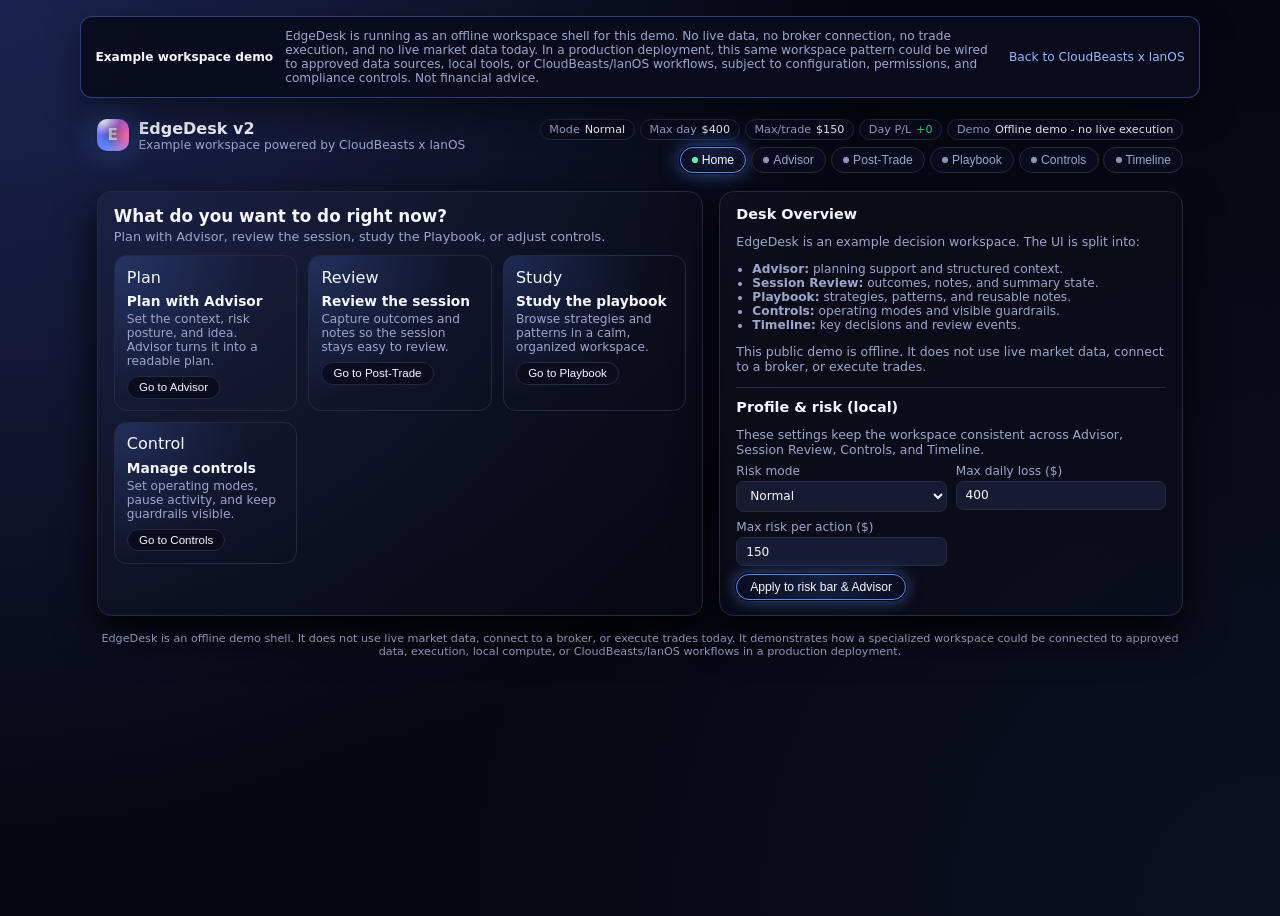
<file: edge/index.html>
<!DOCTYPE html> 
<html lang="en">
<head>
  <meta charset="UTF-8" />
  <title>EdgeDesk | Example Workspace | 80 Labs</title>
  <meta name="description" content="EdgeDesk is one example workspace built on top of CloudBeasts x lanOS. Offline demo shell with no live data, no broker connection, and no live execution." />
  <link rel="icon" href="data:," />
  <meta name="viewport" content="width=device-width, initial-scale=1.0" />
  <style>
    :root {
      font-family: system-ui, -apple-system, BlinkMacSystemFont, "Segoe UI",
        sans-serif;
      color-scheme: dark;
      --bg: #05060f;
      --bg-soft: #0b0f1e;
      --card: #111629;
      --card-alt: #151b32;
      --border-subtle: #252a40;
      --accent: #5b8bff;
      --accent-2: #7f5dff;
      --accent-soft: rgba(91, 139, 255, 0.16);
      --text-main: #f5f7ff;
      --text-muted: #9da5cc;
      --danger: #ff5c7a;
      --success: #32d47a;
    }
    * { box-sizing: border-box; }
    body {
      margin: 0;
      min-height: 100vh;
      background:
        radial-gradient(circle at top left, #1b2450 0, transparent 55%),
        radial-gradient(circle at bottom right, #0c1023 0, #05060f 60%);
      color: var(--text-main);
      overflow-x: hidden;
    }

    /* Splash screen */
    #splash-screen {
      position: fixed;
      inset: 0;
      display: flex;
      align-items: center;
      justify-content: center;
      flex-direction: column;
      background:
        radial-gradient(circle at top left, #252f76 0, transparent 55%),
        radial-gradient(circle at bottom right, #10152d 0, #05060f 70%);
      z-index: 10;
      pointer-events: none;
      animation: splashFadeOut 1s ease-out forwards;
      animation-delay: 0.9s;
    }
    @keyframes splashFadeOut {
      0% { opacity: 1; }
      100% { opacity: 0; visibility: hidden; }
    }
    .splash-logo {
      width: 76px;
      height: 76px;
      border-radius: 22px;
      background:
        radial-gradient(circle at 25% 0, #ffffff 0, #f4f0ff 8%, transparent 35%),
        conic-gradient(from 220deg, #5b8bff, #7f5dff, #ff6bb3, #5b8bff);
      display: flex;
      align-items: center;
      justify-content: center;
      box-shadow:
        0 0 26px rgba(0,0,0,0.9),
        0 0 40px rgba(91,139,255,0.9);
      position: relative;
      overflow: hidden;
    }
    .splash-logo::after {
      content: "";
      position: absolute;
      inset: 0;
      background: radial-gradient(circle at center, rgba(0,0,0,0.25) 0, transparent 55%);
      mix-blend-mode: multiply;
    }
    .splash-logo span {
      font-weight: 700;
      font-size: 1.6rem;
      z-index: 1;
    }
    .splash-title {
      margin-top: 1rem;
      font-size: 1.4rem;
      letter-spacing: 0.04em;
    }
    .splash-subtitle {
      margin-top: 0.35rem;
      font-size: 0.86rem;
      color: var(--text-muted);
      max-width: 300px;
      text-align: center;
    }
    .splash-loader {
      margin-top: 1.6rem;
      width: 120px;
      height: 4px;
      border-radius: 999px;
      background: rgba(14,18,40,0.9);
      overflow: hidden;
      position: relative;
      box-shadow: 0 0 0 1px rgba(0,0,0,0.7);
    }
    .splash-loader span {
      position: absolute;
      inset: 0;
      transform: translateX(-60%);
      background: linear-gradient(90deg, transparent, #5b8bff, #7f5dff, transparent);
      animation: loadSlide 1.4s ease-in-out infinite;
    }
    @keyframes loadSlide {
      0% { transform: translateX(-80%); }
      50% { transform: translateX(0%); }
      100% { transform: translateX(80%); }
    }

    /* App shell */
    .app-shell {
      max-width: 1120px;
      margin: 0 auto;
      padding: 1.3rem 1.05rem 2rem;
    }

    header.app-header {
      display: flex;
      justify-content: space-between;
      align-items: flex-start;
      gap: 0.8rem;
      margin-bottom: 1.1rem;
    }
    .advisor-output {
      margin-top: 0.5rem;
      padding: 0.6rem 0.7rem;
      border-radius: 0.5rem;
      border: 1px solid var(--border-subtle);
      background: #050713;
      font-size: 0.72rem;
      line-height: 1.4;
      max-height: 260px;
      overflow: auto;
      white-space: pre-wrap;
    }
    .advisor-output.error {
      border-color: var(--danger);
      color: var(--danger);
    }
    .advisor-output.loading {
      opacity: 0.7;
    }   

    .brand {
      display: flex;
      align-items: center;
      gap: 0.6rem;
    }
    .brand-logo {
      width: 32px;
      height: 32px;
      border-radius: 10px;
      background:
        radial-gradient(circle at 20% 0, #ffffff 0, #f4f0ff 8%, transparent 40%),
        conic-gradient(from 210deg, #5b8bff, #7f5dff, #ff6bb3, #5b8bff);
      display: flex;
      align-items: center;
      justify-content: center;
      font-size: 0.95rem;
      font-weight: 700;
      box-shadow:
        0 0 18px rgba(0,0,0,0.9),
        0 0 24px rgba(91,139,255,0.8);
      position: relative;
      overflow: hidden;
    }
    .brand-logo::after {
      content: "";
      position: absolute;
      inset: 0;
      background: radial-gradient(circle at center, rgba(0,0,0,0.3) 0, transparent 60%);
      mix-blend-mode: multiply;
    }
    .brand-text {
      display: flex;
      flex-direction: column;
    }
    .brand-text-title {
      font-size: 1rem;
      font-weight: 600;
    }
    .brand-text-subtitle {
      font-size: 0.76rem;
      color: var(--text-muted);
    }

    .header-right {
      display: flex;
      flex-direction: column;
      align-items: flex-end;
      gap: 0.45rem;
    }

    .risk-summary {
      display: flex;
      flex-wrap: wrap;
      justify-content: flex-end;
      gap: 0.3rem;
    }
    .risk-chip {
      display: inline-flex;
      align-items: center;
      gap: 0.3rem;
      border-radius: 999px;
      border: 1px solid var(--border-subtle);
      background: rgba(10,12,30,0.95);
      padding: 0.18rem 0.55rem;
      font-size: 0.7rem;
    }
    .risk-chip .label {
      color: var(--text-muted);
    }
    .risk-chip .value {
      color: var(--text-main);
      font-variant-numeric: tabular-nums;
    }
    .risk-chip.pl .value {
      color: var(--success);
    }
    .risk-chip.pl.negative .value {
      color: var(--danger);
    }

    .nav {
      display: flex;
      gap: 0.3rem;
      flex-wrap: wrap;
      justify-content: flex-end;
    }
    .nav button {
      border-radius: 999px;
      border: 1px solid var(--border-subtle);
      background: rgba(10,12,30,0.92);
      padding: 0.32rem 0.7rem;
      font-size: 0.76rem;
      color: var(--text-muted);
      cursor: pointer;
      display: inline-flex;
      align-items: center;
      gap: 0.25rem;
    }
    .nav button span.dot {
      width: 6px;
      height: 6px;
      border-radius: 999px;
      background: rgba(157,165,204,0.9);
    }
    .nav button.active {
      border-color: #5b8bff;
      color: var(--text-main);
      background: radial-gradient(circle at top, var(--accent-soft), #090c1f);
      box-shadow:
        0 0 0 1px rgba(0,0,0,0.9),
        0 0 20px rgba(91,139,255,0.6);
    }
    .nav button.active span.dot {
      background: #5bffb1;
    }

    main {
      display: grid;
      grid-template-columns: minmax(0, 1.7fr) minmax(0, 1.3fr);
      gap: 1rem;
    }
    @media (max-width: 860px) {
      main {
        grid-template-columns: minmax(0, 1fr);
      }
      header.app-header {
        flex-direction: column;
        align-items: flex-start;
      }
      .header-right {
        align-items: flex-start;
      }
      .risk-summary {
        justify-content: flex-start;
      }
    }

    .card {
      background: linear-gradient(140deg, rgba(255,255,255,0.02), transparent);
      border-radius: 0.9rem;
      border: 1px solid var(--border-subtle);
      padding: 0.9rem 1rem;
      box-shadow:
        0 18px 40px rgba(0,0,0,0.9);
    }

    .screen {
      display: none;
    }
    .screen.active {
      display: block;
    }

    /* Home screen */
    .home-header {
      margin-bottom: 0.7rem;
    }
    .home-title {
      font-size: 1.05rem;
      font-weight: 600;
      margin-bottom: 0.2rem;
    }
    .home-subtitle {
      font-size: 0.8rem;
      color: var(--text-muted);
    }
    .home-grid {
      display: grid;
      grid-template-columns: repeat(auto-fit, minmax(180px, 1fr));
      gap: 0.7rem;
      margin-top: 0.7rem;
    }
    .home-tile {
      border-radius: 0.8rem;
      border: 1px solid var(--border-subtle);
      background: radial-gradient(circle at top left, rgba(91,139,255,0.2), transparent 60%);
      padding: 0.7rem 0.75rem;
      cursor: pointer;
      transition: transform 0.12s ease, box-shadow 0.12s ease, border-color 0.12s ease;
    }
    .home-tile:hover {
      transform: translateY(-2px);
      border-color: #5b8bff;
      box-shadow:
        0 0 0 1px rgba(0,0,0,0.9),
        0 14px 30px rgba(91,139,255,0.4);
    }
    .home-tile-icon {
      font-size: 1rem;
      margin-bottom: 0.4rem;
    }
    .home-tile-title {
      font-size: 0.86rem;
      font-weight: 600;
    }
    .home-tile-text {
      font-size: 0.76rem;
      color: var(--text-muted);
      margin-top: 0.18rem;
    }
    .tile-cta {
      margin-top: 0.5rem;
      border-radius: 999px;
      border: 1px solid var(--border-subtle);
      background: rgba(10,12,30,0.95);
      color: var(--text-main);
      font-size: 0.72rem;
      padding: 0.28rem 0.7rem;
      cursor: pointer;
      display: inline-flex;
      align-items: center;
      gap: 0.25rem;
    }
    .tile-cta:hover {
      border-color: var(--accent);
      box-shadow: 0 0 0 1px rgba(0,0,0,0.9), 0 0 14px rgba(91,139,255,0.6);
    }

    .right-pane-title {
      font-size: 0.9rem;
      font-weight: 600;
      margin-bottom: 0.35rem;
    }
    .right-pane-text {
      font-size: 0.78rem;
      color: var(--text-muted);
      margin-bottom: 0.4rem;
    }
    .right-pane-list {
      font-size: 0.76rem;
      padding-left: 1rem;
      color: var(--text-muted);
    }

    .divider {
      border: 0;
      border-top: 1px solid var(--border-subtle);
      margin: 0.8rem 0 0.7rem;
    }

    /* Advisor & Analyzer */
    .section-title {
      font-size: 0.88rem;
      font-weight: 600;
      margin-bottom: 0.3rem;
    }
    .field-row {
      display: grid;
      grid-template-columns: repeat(auto-fit, minmax(170px, 1fr));
      gap: 0.55rem;
      margin-bottom: 0.5rem;
    }
    label {
      font-size: 0.76rem;
      color: var(--text-muted);
      display: flex;
      flex-direction: column;
      gap: 0.18rem;
    }
    input, select, textarea {
      font: inherit;
      border-radius: 0.45rem;
      border: 1px solid var(--border-subtle);
      padding: 0.4rem 0.55rem;
      background: var(--card-alt);
      color: var(--text-main);
      outline: none;
    }
    input:focus, select:focus, textarea:focus {
      border-color: #5b8bff;
      box-shadow: 0 0 0 1px rgba(0,0,0,0.9), 0 0 16px rgba(91,139,255,0.5);
    }
    textarea {
      resize: vertical;
      min-height: 3.2rem;
    }
    .hint {
      font-size: 0.72rem;
      color: var(--text-muted);
      margin-top: 0.3rem;
    }

    .mode-pill {
      display: inline-flex;
      align-items: center;
      gap: 0.25rem;
      border-radius: 999px;
      border: 1px solid rgba(157,165,204,0.7);
      padding: 0.14rem 0.6rem;
      font-size: 0.7rem;
      color: var(--text-muted);
      background: #050713;
      margin-bottom: 0.4rem;
    }
    .mode-pill::before {
      content: "";
      width: 6px;
      height: 6px;
      border-radius: 999px;
      background: #5b8bff;
    }

    .btn-row {
      display: flex;
      flex-wrap: wrap;
      gap: 0.4rem;
      margin-top: 0.4rem;
    }
    .btn-primary,
    .btn-secondary {
      border-radius: 999px;
      border: 1px solid var(--border-subtle);
      padding: 0.32rem 0.8rem;
      font-size: 0.76rem;
      cursor: pointer;
      display: inline-flex;
      align-items: center;
      gap: 0.25rem;
      background: rgba(10,12,30,0.95);
      color: var(--text-main);
    }
    .btn-primary {
      border-color: #5b8bff;
      background: radial-gradient(circle at top, var(--accent-soft), #090c1f);
      box-shadow: 0 0 0 1px rgba(0,0,0,0.9), 0 0 16px rgba(91,139,255,0.6);
    }
    .btn-secondary {
      color: var(--text-muted);
    }

    /* Tables */
    .table-wrapper {
      margin-top: 0.6rem;
      border-radius: 0.6rem;
      border: 1px solid var(--border-subtle);
      background: #090c1d;
      padding: 0.4rem 0.45rem;
      max-height: 260px;
      overflow: auto;
    }
    table {
      width: 100%;
      border-collapse: collapse;
      font-size: 0.74rem;
    }
    th, td {
      padding: 0.25rem 0.35rem;
      border-bottom: 1px solid rgba(37, 42, 64, 0.9);
      text-align: left;
    }
    th {
      color: var(--text-muted);
      font-weight: 500;
      font-size: 0.72rem;
    }
    td {
      font-variant-numeric: tabular-nums;
    }

    /* Playbook screen */
    .pill-small {
      font-size: 0.7rem;
      border-radius: 999px;
      padding: 0.1rem 0.5rem;
      border: 1px solid var(--border-subtle);
      color: var(--text-muted);
      margin-bottom: 0.4rem;
      display: inline-flex;
      align-items: center;
      gap: 0.25rem;
    }
    .playbook-grid {
      display: grid;
      grid-template-columns: minmax(0, 1.2fr) minmax(0, 1.3fr);
      gap: 0.7rem;
    }
    @media (max-width: 860px) {
      .playbook-grid {
        grid-template-columns: minmax(0,1fr);
      }
    }
    .list-header {
      font-size: 0.78rem;
      color: var(--text-muted);
      margin-bottom: 0.3rem;
    }
    .playbook-list {
      border-radius: 0.7rem;
      border: 1px solid var(--border-subtle);
      background: #090c1b;
      padding: 0.5rem 0.55rem;
      max-height: 270px;
      overflow: auto;
    }
    .playbook-item {
      padding: 0.4rem 0.35rem;
      border-radius: 0.55rem;
      cursor: pointer;
      display: flex;
      flex-direction: column;
      gap: 0.08rem;
      transition: background 0.12s ease;
    }
    .playbook-item:hover {
      background: #0f1427;
    }
    .playbook-item.active {
      background: #151c35;
      border-left: 2px solid #5b8bff;
      padding-left: 0.45rem;
    }
    .playbook-item-title {
      font-size: 0.8rem;
    }
    .playbook-item-meta {
      font-size: 0.7rem;
      color: var(--text-muted);
    }
    .playbook-detail {
      border-radius: 0.7rem;
      border: 1px solid var(--border-subtle);
      background: #090c1b;
      padding: 0.6rem 0.7rem;
      font-size: 0.78rem;
      min-height: 220px;
    }
    .playbook-detail h3 {
      margin: 0 0 0.25rem;
      font-size: 0.9rem;
    }
    .playbook-detail p {
      margin: 0.18rem 0;
    }
    .playbook-bullets {
      padding-left: 1rem;
      margin: 0.1rem 0 0.2rem;
    }

    footer {
      margin-top: 1rem;
      font-size: 0.7rem;
      color: var(--text-muted);
      text-align: center;
      opacity: 0.88;
    }
      .example-banner {
      position: relative;
      z-index: 11;
      max-width: 1120px;
      margin: 1rem auto 0;
      padding: 0.75rem 0.9rem;
      border-radius: 0.75rem;
      border: 1px solid rgba(91,139,255,0.42);
      background: rgba(10,12,30,0.96);
      box-shadow: 0 16px 36px rgba(0,0,0,0.45);
      display: grid;
      grid-template-columns: auto minmax(0, 1fr) auto;
      gap: 0.75rem;
      align-items: center;
      font-size: 0.76rem;
      color: var(--text-muted);
    }
    .example-banner strong { color: var(--text-main); }
    .example-banner a { color: #9ab7ff; text-decoration: none; white-space: nowrap; }
    .example-banner a:hover { color: var(--text-main); }
    @media (max-width: 760px) {
      .example-banner { grid-template-columns: 1fr; margin: 0.75rem 0.75rem 0; }
    }
  </style>
</head>
<body>
  <div class="example-banner"><strong>Example workspace demo</strong><span>EdgeDesk is running as an offline workspace shell for this demo. No live data, no broker connection, no trade execution, and no live market data today. In a production deployment, this same workspace pattern could be wired to approved data sources, local tools, or CloudBeasts/lanOS workflows, subject to configuration, permissions, and compliance controls. Not financial advice.</span><a href="../">Back to CloudBeasts x lanOS</a></div>
  <!-- Splash / loading -->
  <div id="splash-screen">
    <div class="splash-logo"><span>E</span></div>
    <div class="splash-title">EdgeDesk v2</div>
    <div class="splash-subtitle">
      Opening an offline example workspace for Advisor, Risk, Controls, and Review.
    </div>
    <div class="splash-loader"><span></span></div>
  </div>

  <!-- Main app -->
  <div class="app-shell" id="app-shell">
    <header class="app-header">
      <div class="brand">
        <div class="brand-logo">E</div>
        <div class="brand-text">
          <div class="brand-text-title">EdgeDesk v2</div>
          <div class="brand-text-subtitle">Example workspace powered by CloudBeasts x lanOS</div>
        </div>
      </div>
      <div class="header-right">
        <div class="risk-summary">
          <div class="risk-chip">
            <span class="label">Mode</span>
            <span class="value" id="riskModeChip">Normal</span>
          </div>
          <div class="risk-chip">
            <span class="label">Max day</span>
            <span class="value" id="riskMaxDayChip">$400</span>
          </div>
          <div class="risk-chip">
            <span class="label">Max/trade</span>
            <span class="value" id="riskMaxTradeChip">$150</span>
          </div>
          <div class="risk-chip pl" id="riskDayChip">
            <span class="label">Day P/L</span>
            <span class="value" id="riskDayPLChip">+0</span>
          </div>
          <div class="risk-chip">
            <span class="label">Demo</span>
            <span class="value">Offline demo - no live execution</span>
          </div>
        </div>
        <nav class="nav">
          <button data-screen-target="home" class="active">
            <span class="dot"></span> Home
          </button>
          <button data-screen-target="advisor">
            <span class="dot"></span> Advisor
          </button>
          <button data-screen-target="analyzer">
            <span class="dot"></span> Post-Trade
          </button>
          <button data-screen-target="playbook">
            <span class="dot"></span> Playbook
          </button>
          <button data-screen-target="bots">
            <span class="dot"></span> Controls
          </button>
          <button data-screen-target="logs">
            <span class="dot"></span> Timeline
          </button>
        </nav>
      </div>
    </header>

    <main>
      <!-- LEFT: main screens -->
      <section class="card">
        <!-- Home -->
        <div class="screen active" data-screen="home">
          <div class="home-header">
            <div class="home-title">What do you want to do right now?</div>
            <div class="home-subtitle">
              Plan with Advisor, review the session, study the Playbook, or adjust controls.
            </div>
          </div>
          <div class="home-grid">
            <div class="home-tile" data-screen-jump="advisor">
              <div class="home-tile-icon">Plan</div>
              <div class="home-tile-title">Plan with Advisor</div>
              <div class="home-tile-text">
                Set the context, risk posture, and idea. Advisor turns it into a readable plan.
              </div>
              <button class="tile-cta" type="button" data-screen-jump="advisor">Go to Advisor</button>
            </div>
            <div class="home-tile" data-screen-jump="analyzer">
              <div class="home-tile-icon">Review</div>
              <div class="home-tile-title">Review the session</div>
              <div class="home-tile-text">
                Capture outcomes and notes so the session stays easy to review.
              </div>
              <button class="tile-cta" type="button" data-screen-jump="analyzer">Go to Post-Trade</button>
            </div>
            <div class="home-tile" data-screen-jump="playbook">
              <div class="home-tile-icon">Study</div>
              <div class="home-tile-title">Study the playbook</div>
              <div class="home-tile-text">
                Browse strategies and patterns in a calm, organized workspace.
              </div>
              <button class="tile-cta" type="button" data-screen-jump="playbook">Go to Playbook</button>
            </div>
            <div class="home-tile" data-screen-jump="bots">
              <div class="home-tile-icon">Control</div>
              <div class="home-tile-title">Manage controls</div>
              <div class="home-tile-text">
                Set operating modes, pause activity, and keep guardrails visible.
              </div>
              <button class="tile-cta" type="button" data-screen-jump="bots">Go to Controls</button>
            </div>
          </div>
        </div>

        <!-- Advisor -->
        <div class="screen" data-screen="advisor">
          <div class="section-title">Advisor - Planning</div>
          <div class="mode-pill" data-mode-badge="advisor">Mode: Normal</div>
          <p class="hint">
            Describe the idea, context, risk posture, and mental state. Advisor turns the inputs into a concise planning view.
          </p>
          <div class="field-row">
            <label>
              Symbol
              <input id="advSymbol" type="text" placeholder="TSLA, SPY, NVDA..." />
            </label>
            <label>
              Style
              <select id="advStyle">
                <option>Intraday plan</option>
                <option>Short-session plan</option>
                <option>High-conviction idea</option>
                <option>Common stock plan</option>
              </select>
            </label>
          </div>
          <div class="field-row">
            <label>
              Risk mode
              <select id="advRiskModeSelect">
                <option value="Normal">Normal</option>
                <option value="Conservative">Conservative</option>
                <option value="Aggressive">Aggressive</option>
              </select>
            </label>
            <label>
              Max daily loss
              <input id="advMaxDailyLossInput" type="text" placeholder="-400 USD" />
            </label>
          </div>
          <div class="field-row">
            <label>
              Mental state
              <select id="advMental">
                <option>Dialed in</option>
                <option>Okay</option>
                <option>Stressed</option>
                <option>Tired</option>
              </select>
            </label>
            <label>
              Setup filter
              <select id="advSetupFilter">
                <option>Approved setups only</option>
                <option>Highest-confidence setups</option>
                <option>All reviewed setups</option>
              </select>
            </label>
          </div>
          <label>
            Idea notes (optional)
            <textarea id="advIdea" placeholder="Describe the setup in plain language."></textarea>
          </label>
          <p class="hint">
            In this offline demo, clicking <strong>Run Advisor</strong> builds a short planning preview on the right.
          </p>
          <div class="btn-row">
            <button class="btn-primary" type="button" id="runAdvisorStub">Run Advisor</button>
          </div>
        </div>

        <!-- Post-Trade Analyzer -->
        <div class="screen" data-screen="analyzer">
          <div class="section-title">Session Review</div>
          <div class="mode-pill" data-mode-badge="analyzer">Mode: Normal</div>
          <p class="hint">
            Log outcomes and notes for the current session. The summary updates as the session changes.
          </p>

          <div class="field-row">
            <label>
              Symbol
              <input type="text" id="thSymbol" placeholder="TSLA" />
            </label>
            <label>
              Direction
              <select id="thDirection">
                <option value="LONG">LONG</option>
                <option value="SHORT">SHORT</option>
              </select>
            </label>
          </div>
          <div class="field-row">
            <label>
              Size (contracts / shares)
              <input type="number" id="thSize" min="1" step="1" placeholder="2" />
            </label>
            <label>
              Entry
              <input type="number" id="thEntry" step="0.01" placeholder="1.05" />
            </label>
            <label>
              Exit
              <input type="number" id="thExit" step="0.01" placeholder="4.00" />
            </label>
          </div>
          <label>
            Notes
                <input type="text" id="thNotes" placeholder="Clean pullback, strong exit, review note..." />
          </label>

          <div class="btn-row">
            <button class="btn-primary" type="button" onclick="addTrade()"> Add entry</button>
            <button class="btn-secondary" type="button" onclick="clearTrades()"> Clear session</button>
          </div>

          <div class="table-wrapper">
            <table>
              <thead>
                <tr>
                  <th>Time</th>
                  <th>Symbol</th>
                  <th>Dir</th>
                  <th>Size</th>
                  <th>Entry</th>
                  <th>Exit</th>
                  <th>P/L</th>
                  <th>Notes</th>
                </tr>
              </thead>
              <tbody id="tradeTableBody"></tbody>
            </table>
          </div>
        </div>

        <!-- Playbook -->
        <div class="screen" data-screen="playbook">
          <div class="section-title">Playbook - Strategy Library</div>
          <p class="hint">
            This is the edge layer: structured strategies and patterns. The UI below is how you'd browse,
            edit, and link setups to real trades.
          </p>
          <div class="pill-small">
            <span>Selected</span> Strategies and patterns
          </div>
          <div class="playbook-grid">
            <div>
              <div class="list-header">Strategies (named playbook entries)</div>
              <div class="playbook-list" id="strategy-list">
                <div class="playbook-item active" data-strategy="tsla_trend_pullback">
                  <div class="playbook-item-title">TSLA Trend Pullback</div>
                  <div class="playbook-item-meta">
                    Style: Intraday - Pattern: Trend pullback
                  </div>
                </div>
                <div class="playbook-item" data-strategy="spy_open_drive">
                  <div class="playbook-item-title">SPY Open Drive Fade</div>
                  <div class="playbook-item-meta">
                    Style: Intraday - Pattern: Failed opening drive
                  </div>
                </div>
                <div class="playbook-item" data-strategy="nvda_breakout">
                  <div class="playbook-item-title">NVDA Breakout Continuation</div>
                  <div class="playbook-item-meta">
                    Style: Intraday - Pattern: Breakout from consolidation
                  </div>
                </div>
              </div>
            </div>
            <div class="playbook-detail" id="strategy-detail">
              <h3>TSLA Trend Pullback</h3>
              <p><strong>Instrument:</strong> Example option contract</p>
              <p><strong>Style:</strong> Intraday planning only</p>
              <p><strong>Core pattern:</strong> Uptrend + controlled pullback to VWAP / prior breakout level</p>
              <p><strong>Preconditions:</strong></p>
              <ul class="playbook-bullets">
                <li>TSLA in clear intraday uptrend (higher highs &amp; higher lows on 5m).</li>
                <li>Price trading above VWAP and key prior support from the session.</li>
                <li>Broader market (SPY/QQQ) not in active breakdown.</li>
              </ul>
              <p><strong>Entry rules:</strong></p>
              <ul class="playbook-bullets">
                <li>Wait for a clear pullback into the marked support zone.</li>
                <li>Enter only on a clean bounce candle that holds higher lows.</li>
                <li>Use the contract profile defined for this strategy.</li>
              </ul>
              <p><strong>Exit / management:</strong></p>
              <ul class="playbook-bullets">
                <li>First target is retest of prior intraday high; scale out into that push.</li>
                <li>Cut quickly if price loses VWAP + prior swing low (thesis broken).</li>
                <li>Avoid overstaying through sudden news or macro events.</li>
              </ul>
              <p><strong>Grade mapping:</strong> A if trend + level + bounce are all clean; B if one element is messy;
                C or lower if structure is unclear or market context disagrees.</p>
            </div>
          </div>
        </div>

        <!-- Controls -->
        <div class="screen" data-screen="bots">
          <div class="section-title">Controls - Operating Modes</div>
          <div class="mode-pill" data-mode-badge="bots">Mode: Normal</div>
          <p class="hint">
            Set how assertive the workspace should be for each strategy. In this public demo, controls only update the screen.
          </p>

          <div class="field-row">
            <label>
              Time-box rule
              <select id="bots0dteRule">
                <option value="ENFORCED" selected>Wrap up before the session close</option>
                <option value="DISABLED">Disabled (manual only)</option>
              </select>
            </label>
            <label>
              Opening rule
              <select id="botsOpenRule">
                <option value="SKIP_FIRST_MINUTE" selected>Let the open settle before acting</option>
                <option value="NO_RESTRICTION">No restriction (manual risk)</option>
              </select>
            </label>
          </div>

          <div class="table-wrapper">
            <table>
              <thead>
                <tr>
                  <th>Control</th>
                  <th>Symbol</th>
                  <th>Strategy</th>
                  <th>Mode</th>
                  <th>Status</th>
                  <th>Day P/L</th>
                </tr>
              </thead>
              <tbody id="botsTableBody"></tbody>
            </table>
          </div>

          <div class="btn-row">
            <button class="btn-primary" type="button" id="panicButton"> Pause all activity</button>
            <button class="btn-secondary" type="button" id="allSignalOnlyButton">Set all to Observe</button>
          </div>
          <p class="hint">
            In this public demo, controls only update the screen.
          </p>
        </div>

        <!-- Timeline -->
        <div class="screen" data-screen="logs">
          <div class="section-title">Timeline</div>
          <div class="mode-pill" data-mode-badge="logs">Mode: Normal</div>
          <p class="hint">
            View a simple timeline of decisions, notes, risk changes, and review events.
          </p>

          <div class="field-row">
            <label>
              Filter by symbol
              <input id="logsSymbolFilter" type="text" placeholder="TSLA, NVDA, SPY..." />
            </label>
            <label>
              Severity
              <select id="logsLevelFilter">
                <option value="">All</option>
                <option value="INFO">INFO</option>
                <option value="WARN">WARN</option>
                <option value="ERROR">ERROR</option>
              </select>
            </label>
          </div>

          <div class="table-wrapper">
            <table>
              <thead>
                <tr>
                  <th>Time</th>
                  <th>Level</th>
                  <th>Area</th>
                  <th>Symbol</th>
                  <th>Message</th>
                </tr>
              </thead>
              <tbody id="logsTableBody"></tbody>
            </table>
          </div>

          <div class="btn-row">
            <button class="btn-secondary" type="button" id="addFakeLog"> Add sample event</button>
            <button class="btn-secondary" type="button" id="clearLogs"> Clear timeline</button>
          </div>
          <p class="hint">
            In a production deployment, approved sources could add events here for review.
          </p>
        </div>
      </section>

      <!-- RIGHT: contextual info pane -->
      <section class="card">
        <!-- Home right -->
        <div class="screen active" data-screen="home">
          <div class="right-pane-title">Desk Overview</div>
          <p class="right-pane-text">
            EdgeDesk is an example decision workspace. The UI is split into:
          </p>
          <ul class="right-pane-list">
            <li><strong>Advisor:</strong> planning support and structured context.</li>
            <li><strong>Session Review:</strong> outcomes, notes, and summary state.</li>
            <li><strong>Playbook:</strong> strategies, patterns, and reusable notes.</li>
            <li><strong>Controls:</strong> operating modes and visible guardrails.</li>
            <li><strong>Timeline:</strong> key decisions and review events.</li>
          </ul>
          <p class="right-pane-text">
            This public demo is offline. It does not use live market data, connect to a broker, or execute trades.
          </p>

          <hr class="divider" />

          <div class="right-pane-title">Profile &amp; risk (local)</div>
          <p class="right-pane-text">
            These settings keep the workspace consistent across Advisor, Session Review, Controls, and Timeline.
          </p>
          <div class="field-row">
            <label>
              Risk mode
              <select id="profileRiskMode">
                <option value="Conservative">Conservative</option>
                <option value="Normal" selected>Normal</option>
                <option value="Aggressive">Aggressive</option>
              </select>
            </label>
            <label>
              Max daily loss ($)
              <input id="profileMaxDay" type="number" placeholder="400" />
            </label>
            <label>
              Max risk per action ($)
              <input id="profileMaxTrade" type="number" placeholder="150" />
            </label>
          </div>
          <div class="btn-row">
            <button class="btn-primary" type="button" id="applyProfileBtn">Apply to risk bar &amp; Advisor</button>
          </div>
        </div>

        <!-- Advisor right -->
        <div class="screen" data-screen="advisor">
          <div class="right-pane-title">Advisor Output</div>
          <p class="right-pane-text">
            <strong>Session mode:</strong> <span id="advisorModeInline">Normal</span>.
          </p>
          <p class="right-pane-text">
            When you click <strong>Run Advisor</strong>, EdgeDesk:
          </p>
          <ul class="right-pane-list">
            <li>Reads the current context, risk mode, and idea.</li>
            <li>Builds a concise planning preview.</li>
            <li>Keeps the interaction inside this offline demo.</li>
          </ul>
          <p class="right-pane-text">
            The planning preview appears here.
          </p>
          <pre id="advisorOutputBox" class="advisor-output">Run Advisor to build a planning preview.</pre>
        </div>
        
        <!-- Analyzer right -->
        <div class="screen" data-screen="analyzer">
          <div class="right-pane-title">Example Trade Tile</div>
          <p class="right-pane-text">
            As you log outcomes, the session review can generate tiles like this and link them
            back to specific playbook entries.
          </p>
          <div class="table-wrapper" style="max-height:none;">
            <div>
              <div style="display:flex;justify-content:space-between;align-items:baseline;margin-bottom:0.3rem;">
                <div style="font-weight:600;font-size:0.82rem;">Example Setup - Clean Review</div>
                <span style="border-radius:999px;padding:0.12rem 0.45rem;border:1px solid rgba(50,212,122,0.8);font-size:0.7rem;color:var(--success);">+590 realized</span>
              </div>
              <div style="display:flex;justify-content:space-between;font-size:0.74rem;margin-bottom:0.14rem;">
                <span style="color:var(--text-muted);">Entry / Exit</span>
                <span>Entry to exit - reviewed</span>
              </div>
              <div style="display:flex;justify-content:space-between;font-size:0.74rem;margin-bottom:0.14rem;">
                <span style="color:var(--text-muted);">Setup grade</span>
                <span>Strong setup</span>
              </div>
              <div style="display:flex;justify-content:space-between;font-size:0.74rem;margin-bottom:0.3rem;">
                <span style="color:var(--text-muted);">Execution grade</span>
                <span>A (sold into strength)</span>
              </div>
              <p class="right-pane-text" style="margin-bottom:0.3rem;">
                Captured the planned move, exited into strength, and preserved the review note.
                This is stored as a <strong>clean review example</strong> in your Playbook.
              </p>
              <div style="display:flex;flex-wrap:wrap;gap:0.3rem;">
                <span style="font-size:0.7rem;padding:0.12rem 0.4rem;border-radius:999px;border:1px solid var(--border-subtle);background:#050713;color:var(--text-muted);">Clean exit</span>
                <span style="font-size:0.7rem;padding:0.12rem 0.4rem;border-radius:999px;border:1px solid var(--border-subtle);background:#050713;color:var(--text-muted);">Aligned plan</span>
                <span style="font-size:0.7rem;padding:0.12rem 0.4rem;border-radius:999px;border:1px solid var(--border-subtle);background:#050713;color:var(--text-muted);">Review saved</span>
              </div>
            </div>
          </div>
          <p class="right-pane-text" style="margin-top:0.5rem;">
            The Day P&L chip in the header updates as you log entries on the left. The review view keeps outcomes,
            patterns, and playbook alignment easy to scan.
          </p>
        </div>

        <!-- Playbook right -->
        <div class="screen" data-screen="playbook">
          <div class="right-pane-title">Why the Playbook Matters</div>
          <p class="right-pane-text">
            The Playbook is the first slice of your knowledge base. It captures:
          </p>
          <ul class="right-pane-list">
            <li><strong>Strategies:</strong> named playbook entries tied to real trades.</li>
            <li><strong>Patterns:</strong> price structures the strategies rely on.</li>
            <li><strong>Grade rules:</strong> what makes a setup A, B, or C for you.</li>
          </ul>
          <p class="right-pane-text">
            Controls should always respect the playbook, the current risk profile, and the user's intent.
          </p>
        </div>

        <!-- Controls right -->
        <div class="screen" data-screen="bots">
          <div class="right-pane-title">Controls and Guardrails</div>
          <p class="right-pane-text">
            This panel shows how the workspace can keep guardrails visible:
          </p>
          <ul class="right-pane-list">
            <li><strong>Modes:</strong> Off, Observe, Assist, and Active.</li>
            <li><strong>Time rules:</strong> avoid rushed actions near sensitive parts of the session.</li>
            <li><strong>Pause:</strong> quickly stop activity and move every control into Observe mode.</li>
          </ul>
          <p class="right-pane-text">
            The goal is simple: make the current operating posture clear at a glance.
          </p>
        </div>

        <!-- Timeline right -->
        <div class="screen" data-screen="logs">
          <div class="right-pane-title">What Appears Here</div>
          <p class="right-pane-text">
            The timeline keeps important review events easy to scan:
          </p>
          <ul class="right-pane-list">
            <li>New planning preview created.</li>
            <li>Idea approved, paused, or sent back for review.</li>
            <li>Actions, pauses, review notes, and guardrail changes.</li>
            <li>Risk updates, mode changes, and pause events.</li>
          </ul>
          <p class="right-pane-text">
            This makes it easier to understand what changed, when it changed, and why.
          </p>
        </div>
      </section>
    </main>

    <footer>
      EdgeDesk is an offline demo shell. It does not use live market data, connect to a broker, or execute trades today. It demonstrates how a specialized workspace could be connected to approved data, execution, local compute, or CloudBeasts/lanOS workflows in a production deployment.
    </footer>
  </div>

  <script>
    // Basic splash -> app animation
    window.addEventListener("load", function () {
      const splash = document.getElementById("splash-screen");
      const appShell = document.getElementById("app-shell");
      setTimeout(function () {
        if (splash) splash.style.display = "none";
        if (appShell) appShell.style.opacity = "1";
      }, 1100);
    });

    // Global risk state object (local only)
    const riskState = {
      mode: "Normal",
      maxDailyLoss: 400,
      maxTradeLoss: 150,
      dayPL: 0
    };

    function renderRiskState() {
      const modeSpan = document.getElementById("riskModeChip");
      const maxDaySpan = document.getElementById("riskMaxDayChip");
      const maxTradeSpan = document.getElementById("riskMaxTradeChip");
      const daySpan = document.getElementById("riskDayPLChip");
      const dayChip = document.getElementById("riskDayChip");

      if (modeSpan) modeSpan.textContent = riskState.mode;
      if (maxDaySpan) maxDaySpan.textContent = "$" + riskState.maxDailyLoss.toFixed(0);
      if (maxTradeSpan) maxTradeSpan.textContent = "$" + riskState.maxTradeLoss.toFixed(0);

      if (daySpan && dayChip) {
        const sign = riskState.dayPL >= 0 ? "+" : "";
        daySpan.textContent = sign + riskState.dayPL.toFixed(0);
        dayChip.classList.toggle("negative", riskState.dayPL < 0);
      }

      // Screen mode indicators.
      document.querySelectorAll("[data-mode-badge]").forEach(function (el) {
        el.textContent = "Mode: " + riskState.mode;
      });

      const advisorModeInline = document.getElementById("advisorModeInline");
      if (advisorModeInline) advisorModeInline.textContent = riskState.mode;
    }

    function syncFormsToRiskState() {
      const advMode = document.getElementById("advRiskModeSelect");
      if (advMode) advMode.value = riskState.mode;

      const advMaxDay = document.getElementById("advMaxDailyLossInput");
      if (advMaxDay) advMaxDay.value = "-" + riskState.maxDailyLoss.toFixed(0) + " USD";

      const profileMode = document.getElementById("profileRiskMode");
      if (profileMode) profileMode.value = riskState.mode;

      const profileMaxDay = document.getElementById("profileMaxDay");
      if (profileMaxDay) profileMaxDay.value = riskState.maxDailyLoss;

      const profileMaxTrade = document.getElementById("profileMaxTrade");
      if (profileMaxTrade) profileMaxTrade.value = riskState.maxTradeLoss;
    }

    function applyProfile() {
      const modeEl = document.getElementById("profileRiskMode");
      if (modeEl && modeEl.value) {
        riskState.mode = modeEl.value;
      }

      const maxDayEl = document.getElementById("profileMaxDay");
      const maxTradeEl = document.getElementById("profileMaxTrade");

      const maxDay = maxDayEl ? parseFloat(maxDayEl.value) : NaN;
      const maxTrade = maxTradeEl ? parseFloat(maxTradeEl.value) : NaN;

      if (!isNaN(maxDay)) riskState.maxDailyLoss = Math.max(0, maxDay);
      if (!isNaN(maxTrade)) riskState.maxTradeLoss = Math.max(0, maxTrade);

      renderRiskState();
      syncFormsToRiskState();
      alert("Risk profile applied to the workspace.");
    }

    const applyProfileBtn = document.getElementById("applyProfileBtn");
    if (applyProfileBtn) {
      applyProfileBtn.addEventListener("click", applyProfile);
    }

    // Trade history helpers
    function formatMoney(v) {
      const sign = v >= 0 ? "+" : "";
      return sign + v.toFixed(0);
    }

    function addTrade() {
      const symbolEl = document.getElementById("thSymbol");
      const dirEl = document.getElementById("thDirection");
      const sizeEl = document.getElementById("thSize");
      const entryEl = document.getElementById("thEntry");
      const exitEl = document.getElementById("thExit");
      const notesEl = document.getElementById("thNotes");

      const symbol = symbolEl.value.trim();
      const dir = dirEl.value;
      const size = parseFloat(sizeEl.value);
      const entry = parseFloat(entryEl.value);
      const exit = parseFloat(exitEl.value);
      const notes = notesEl.value.trim();

      if (!symbol || isNaN(size) || isNaN(entry) || isNaN(exit)) {
        alert("Please fill symbol, size, entry and exit.");
        return;
      }

      const pnl = (exit - entry) * size * 100;
      riskState.dayPL += pnl;

      const tbody = document.getElementById("tradeTableBody");
      if (tbody) {
        const row = tbody.insertRow(0);
        const now = new Date();
        const timeStr = now.toLocaleTimeString([], {hour:"2-digit", minute:"2-digit"});

        row.insertCell().textContent = timeStr;
        row.insertCell().textContent = symbol;
        row.insertCell().textContent = dir;
        row.insertCell().textContent = size;
        row.insertCell().textContent = entry.toFixed(2);
        row.insertCell().textContent = exit.toFixed(2);
        row.insertCell().textContent = formatMoney(pnl);
        row.insertCell().textContent = notes;
      }

      renderRiskState();

      symbolEl.value = "";
      sizeEl.value = "";
      entryEl.value = "";
      exitEl.value = "";
      notesEl.value = "";
    }

    function clearTrades() {
      if (!confirm("Clear trade history for this session?")) return;
      const tbody = document.getElementById("tradeTableBody");
      if (tbody) tbody.innerHTML = "";
      riskState.dayPL = 0;
      renderRiskState();
    }

    window.addTrade = addTrade;
    window.clearTrades = clearTrades;

    // ----- Advisor: offline preview only -----
    const advisorOutputBox = document.getElementById("advisorOutputBox");


    function formatAdvisorPreview(content) {
      if (!content || typeof content !== "object") return "";
      const symbol = content.symbol || "the selected idea";
      const mode = content.risk_mode || "Normal";
      const style = content.style || "Intraday";
      const setup = content.setup_filter || "Approved setups";
      return [
        "Advisor preview",
        "Idea: " + symbol,
        "Mode: " + mode,
        "Style: " + style,
        "Focus: " + setup,
        "",
        "Suggested plan",
        "1. Confirm the setup quality before acting.",
        "2. Keep sizing inside the visible risk profile.",
        "3. Review the result in Session Review after the action.",
        "",
        "Offline demo only. No live data, broker connection, execution, or financial advice."
      ].join("\n");
    }

    function setAdvisorOutput(content, { isError = false, isLoading = false } = {}) {
      if (!advisorOutputBox) return;
      advisorOutputBox.classList.remove("error", "loading");

      if (isLoading) {
        advisorOutputBox.classList.add("loading");
        advisorOutputBox.textContent = "Building local Advisor preview...";
        return;
      }

      if (isError) {
        advisorOutputBox.classList.add("error");
      }

      if (typeof content === "string") {
        advisorOutputBox.textContent = content;
      } else if (content) {
        advisorOutputBox.textContent = formatAdvisorPreview(content);
      } else {
        advisorOutputBox.textContent = "";
      }
    }

    function buildAdvisorPayload() {
      const symbolEl = document.getElementById("advSymbol");
      const styleEl = document.getElementById("advStyle");
      const riskModeEl = document.getElementById("advRiskModeSelect");
      const mentalEl = document.getElementById("advMental");
      const setupFilterEl = document.getElementById("advSetupFilter");
      const ideaEl = document.getElementById("advIdea");

      const symbol = (symbolEl && symbolEl.value ? symbolEl.value : "").trim().toUpperCase();
      const style = styleEl && styleEl.value ? styleEl.value : "Intraday plan";
      const risk_mode = riskModeEl && riskModeEl.options[riskModeEl.selectedIndex] ? riskModeEl.options[riskModeEl.selectedIndex].textContent : "Normal";
      const mental_state = mentalEl && mentalEl.value ? mentalEl.value : "Dialed in";
      const setup_filter = setupFilterEl && setupFilterEl.value ? setupFilterEl.value : "Approved setups only";
      const idea = (ideaEl && ideaEl.value ? ideaEl.value : "").trim();

      const session = {
        account_size: 50000,
        max_daily_loss_pct: 0.03,
        max_trade_risk_pct: 0.01,
        max_open_positions: 2
      };

      const bot_weights = {
        DATA: "more",
        PATTERN: "more",
        NEWS: "more",
        SENTIMENT: "more",
        RISK: "more"
      };

      return {
        status: "preview",
        route_type: "local_preview",
        workspace: "EdgeDesk",
        symbol,
        trading_mode: "OPTIONS_SCALPER",
        style,
        risk_mode,
        mental_state,
        setup_filter,
        session,
        idea,
        bot_weights,
        disclaimer: "Offline demo shell. No live market data, broker connection, execution, or financial advice.",
        suggested_plan: {
          preparation: "Confirm setup quality, risk mode, and playbook fit before action.",
          zones: ["watch zone", "confirmation zone", "invalidated zone"],
          management: "Keep sizing inside the local risk profile and review after the action."
        }
      };
    }

    function runAdvisor() {
      const symbolInput = document.getElementById("advSymbol");
      const symbol = symbolInput ? symbolInput.value.trim() : "";
      if (!symbol) {
        alert("Please enter a symbol before running the Advisor preview.");
        return;
      }

      setAdvisorOutput(null, { isLoading: true });
      window.setTimeout(function () {
        setAdvisorOutput(buildAdvisorPayload());
      }, 240);
    }

    const runAdvisorBtn = document.getElementById("runAdvisorStub");
    if (runAdvisorBtn) {
      runAdvisorBtn.addEventListener("click", runAdvisor);
    }

    // Controls state
    const botsState = {
      panic: false,
      bots: [
        {
          id: "Momentum Watch",
          symbol: "NVDA",
          strategy: "Momentum trend",
          mode: "Assist",
          status: "Watching",
          plToday: 120
        },
        {
          id: "Breakout Watch",
          symbol: "SPY",
          strategy: "Breakout continuation",
          mode: "Observe",
          status: "Idle",
          plToday: 0
        },
        {
          id: "Pullback Watch",
          symbol: "TSLA",
          strategy: "Trend pullback",
          mode: "Active",
          status: "Reviewing",
          plToday: -85
        }
      ]
    };

    function renderBotsTable() {
      const tbody = document.getElementById("botsTableBody");
      if (!tbody) return;
      tbody.innerHTML = "";

      botsState.bots.forEach(bot => {
        const tr = document.createElement("tr");

        const idTd = document.createElement("td");
        idTd.textContent = bot.id;
        tr.appendChild(idTd);

        const symTd = document.createElement("td");
        symTd.textContent = bot.symbol;
        tr.appendChild(symTd);

        const stratTd = document.createElement("td");
        stratTd.textContent = bot.strategy;
        tr.appendChild(stratTd);

        const modeTd = document.createElement("td");
        const select = document.createElement("select");
        ["Off", "Observe", "Assist", "Active"].forEach(m => {
          const opt = document.createElement("option");
          opt.value = m;
          opt.textContent = m;
          select.appendChild(opt);
        });
        select.value = bot.mode;
        select.addEventListener("change", () => {
          bot.mode = select.value;
          // Public demo: screen-only mode changes
        });
        modeTd.appendChild(select);
        tr.appendChild(modeTd);

        const statusTd = document.createElement("td");
        statusTd.textContent = bot.status;
        tr.appendChild(statusTd);

        const plTd = document.createElement("td");
        plTd.textContent = formatMoney(bot.plToday);
        plTd.style.color = bot.plToday >= 0 ? "#32d47a" : "#ff5c7a";
        tr.appendChild(plTd);

        tbody.appendChild(tr);
      });

      const panicBtn = document.getElementById("panicButton");
      if (panicBtn) {
        panicBtn.textContent = botsState.panic
          ? "Activity paused - click to resume"
          : "Pause all activity";
      }
    }

    const panicButton = document.getElementById("panicButton");
    if (panicButton) {
      panicButton.addEventListener("click", () => {
        botsState.panic = !botsState.panic;
        renderBotsTable();
        alert(botsState.panic ? "Activity paused." : "Activity resumed.");
      });
    }

    const allSignalBtn = document.getElementById("allSignalOnlyButton");
    if (allSignalBtn) {
      allSignalBtn.addEventListener("click", () => {
        botsState.bots.forEach(b => { b.mode = "Observe"; });
        renderBotsTable();
        // Public demo: screen-only mode changes
      });
    }

    // Timeline state
    const logsState = {
      entries: [
        {
          timestamp: new Date().toISOString(),
          level: "INFO",
          source: "Workspace",
          symbol: null,
          message: "EdgeDesk opened in Normal mode."
        },
        {
          timestamp: new Date().toISOString(),
          level: "INFO",
          source: "Risk",
          symbol: null,
          message: "Session guardrails are visible."
        }
      ]
    };

    function renderLogsTable() {
      const tbody = document.getElementById("logsTableBody");
      if (!tbody) return;

      const symFilterEl = document.getElementById("logsSymbolFilter");
      const levelFilterEl = document.getElementById("logsLevelFilter");
      const symFilter = symFilterEl ? symFilterEl.value.trim().toUpperCase() : "";
      const levelFilter = levelFilterEl ? levelFilterEl.value : "";

      tbody.innerHTML = "";

      logsState.entries
        .slice()
        .sort((a, b) => new Date(b.timestamp) - new Date(a.timestamp))
        .forEach(entry => {
          if (symFilter && (!entry.symbol || entry.symbol.toUpperCase() !== symFilter)) return;
          if (levelFilter && entry.level !== levelFilter) return;

          const tr = document.createElement("tr");
          const timeTd = document.createElement("td");
          const ts = new Date(entry.timestamp);
          timeTd.textContent = ts.toLocaleTimeString([], {hour:"2-digit", minute:"2-digit", second:"2-digit"});
          tr.appendChild(timeTd);

          const lvlTd = document.createElement("td");
          lvlTd.textContent = entry.level;
          if (entry.level === "ERROR") lvlTd.style.color = "#ff5c7a";
          else if (entry.level === "WARN") lvlTd.style.color = "#ffb347";
          tr.appendChild(lvlTd);

          const srcTd = document.createElement("td");
          srcTd.textContent = entry.source;
          tr.appendChild(srcTd);

          const symTd = document.createElement("td");
          symTd.textContent = entry.symbol || "-";
          tr.appendChild(symTd);

          const msgTd = document.createElement("td");
          msgTd.textContent = entry.message;
          tr.appendChild(msgTd);

          tbody.appendChild(tr);
        });
    }

    const addFakeLogBtn = document.getElementById("addFakeLog");
    if (addFakeLogBtn) {
      addFakeLogBtn.addEventListener("click", () => {
        logsState.entries.push({
          timestamp: new Date().toISOString(),
          level: "INFO",
          source: "Review",
          symbol: "TSLA",
          message: "Sample event added to the timeline."
        });
        renderLogsTable();
      });
    }

    const clearLogsBtn = document.getElementById("clearLogs");
    if (clearLogsBtn) {
      clearLogsBtn.addEventListener("click", () => {
        if (!confirm("Clear all logs (local only)?")) return;
        logsState.entries = [];
        renderLogsTable();
      });
    }

    const logsSymbolFilter = document.getElementById("logsSymbolFilter");
    const logsLevelFilter = document.getElementById("logsLevelFilter");
    if (logsSymbolFilter) logsSymbolFilter.addEventListener("input", renderLogsTable);
    if (logsLevelFilter) logsLevelFilter.addEventListener("change", renderLogsTable);

    // Simple screen navigation
    (function () {
      const navButtons = document.querySelectorAll(".nav button");
      const leftScreens = document.querySelectorAll("main > section:first-child .screen");
      const rightScreens = document.querySelectorAll("main > section:nth-child(2) .screen");

      function showScreen(name) {
        leftScreens.forEach(function (s) {
          s.classList.toggle("active", s.getAttribute("data-screen") === name);
        });
        rightScreens.forEach(function (s) {
          s.classList.toggle("active", s.getAttribute("data-screen") === name);
        });
        navButtons.forEach(function (btn) {
          btn.classList.toggle("active", btn.getAttribute("data-screen-target") === name);
        });
      }

      navButtons.forEach(function (btn) {
        btn.addEventListener("click", function () {
          const target = btn.getAttribute("data-screen-target");
          showScreen(target);
        });
      });

      document.querySelectorAll("[data-screen-jump]").forEach(function (el) {
        el.addEventListener("click", function () {
          const target = el.getAttribute("data-screen-jump");
          showScreen(target);
        });
      });

      // Expose if you want to jump screens from the console
      window.edgeDeskShowScreen = showScreen;
    })();

    // Initial render
    renderRiskState();
    syncFormsToRiskState();
    renderBotsTable();
    renderLogsTable();
  </script>
</body>
</html>
</file>
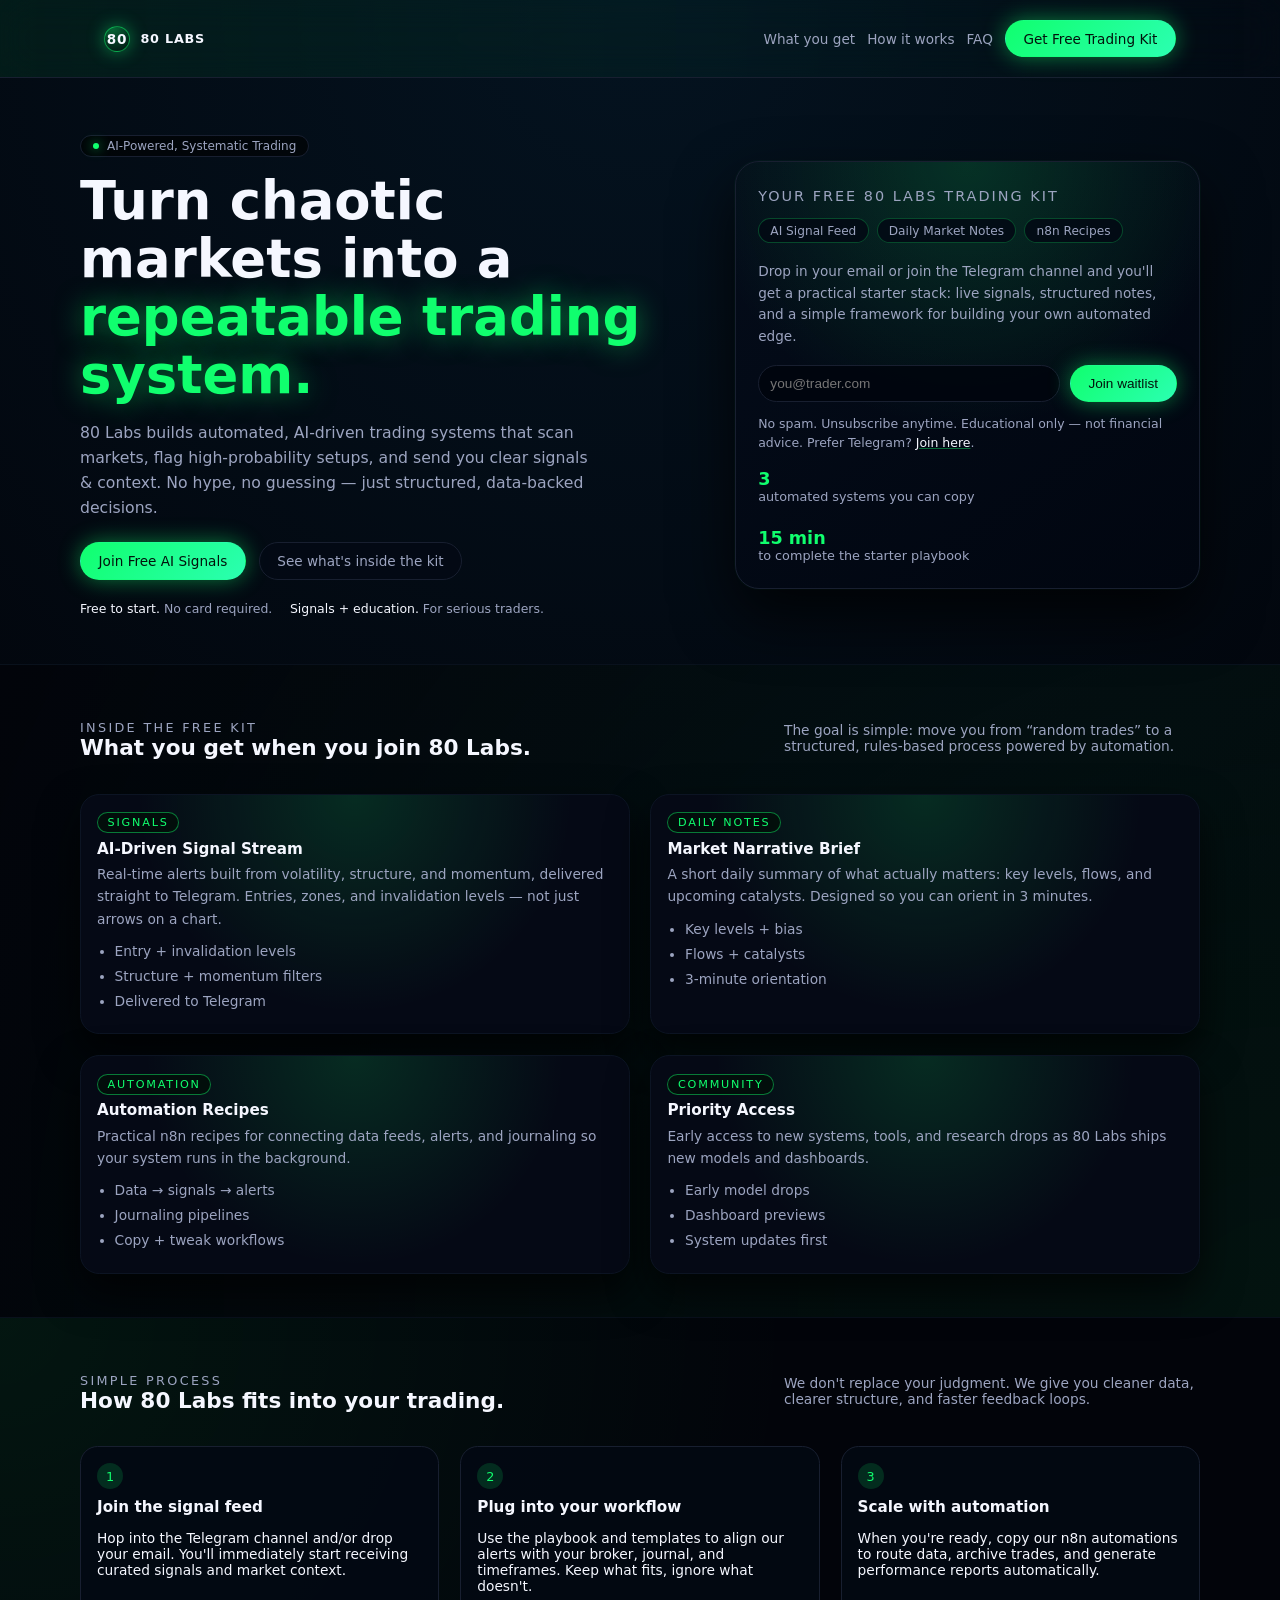
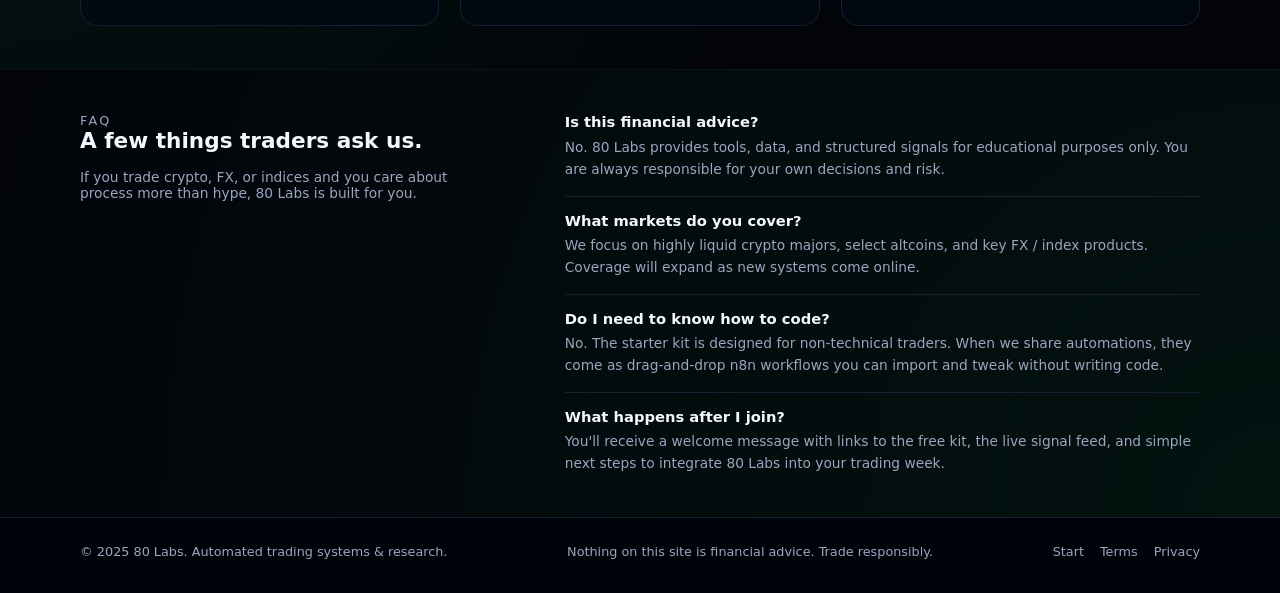
<file: start/index.html>
<!DOCTYPE html>
<html lang="en">
<head>
  <meta charset="UTF-8" />
  <title>80 Labs – Start</title>
  <meta name="viewport" content="width=device-width, initial-scale=1" />

  <!-- SEO -->
  <meta name="description" content="80 Labs builds AI-powered, rules-based trading systems: real-time signals, daily market notes, and automation recipes." />
  <link rel="canonical" href="https://80labs.to/start" />
  <meta name="theme-color" content="#02040a" />

  <!-- Open Graph -->
  <meta property="og:site_name" content="80 Labs" />
  <meta property="og:title" content="80 Labs – Free Trading Kit" />
  <meta property="og:description" content="Signals + daily notes + n8n automation recipes. Join the waitlist and get the starter workflows." />
  <meta property="og:url" content="https://80labs.to/start" />
  <meta property="og:type" content="website" />
  <meta property="og:image" content="https://80labs.to/assets/og.png" />

  <!-- Twitter Card -->
  <meta name="twitter:card" content="summary_large_image" />
  <meta name="twitter:title" content="80 Labs – Free Trading Kit" />
  <meta name="twitter:description" content="AI-powered signals, daily notes, and automation recipes." />
  <meta name="twitter:image" content="https://80labs.to/assets/og.png" />

  <!-- Icons -->
  <link rel="icon" href="/favicon.ico" />
  <link rel="apple-touch-icon" href="/apple-touch-icon.png" />

  <style>
    :root {
      --max: 1120px;

      --bg: #02040a;
      --bg-soft: #050915;
      --accent: #10ff6e;
      --accent-soft: rgba(16, 255, 110, 0.15);
      --text: #f5f7ff;
      --muted: #9ca4c0;
      --border: #181f30;
    }

    * { box-sizing: border-box; }

    html { scroll-behavior: smooth; }

    @media (prefers-reduced-motion: reduce) {
      * { transition: none !important; }
      html { scroll-behavior: auto; }
    }

    body {
      margin: 0;
      font-family: system-ui, -apple-system, BlinkMacSystemFont, "SF Pro Text",
                   "Inter", "Segoe UI", sans-serif;
      background: radial-gradient(circle at top, #041320 0, var(--bg) 50%);
      color: var(--text);
      -webkit-font-smoothing: antialiased;
    }

    /* Anchor offset for sticky header */
    [id] { scroll-margin-top: 92px; }

    a { color: inherit; text-decoration: none; }

    .page {
      min-height: 100vh;
      display: flex;
      flex-direction: column;
    }

    header {
      border-bottom: 1px solid var(--border);
      background: linear-gradient(to right, rgba(16,255,110,0.07), transparent);
      position: sticky;
      top: 0;
      backdrop-filter: blur(18px);
      z-index: 20;
    }

    .container {
      max-width: var(--max);
      margin: 0 auto;
      padding: 1.25rem 1.5rem;
    }

    .nav-row {
      display: flex;
      align-items: center;
      justify-content: space-between;
      gap: 1.5rem;
    }

    .logo-mark {
      display: inline-flex;
      align-items: center;
      gap: .65rem;
      font-weight: 600;
      letter-spacing: .06em;
      text-transform: uppercase;
      font-size: .8rem;
    }

    .logo-icon {
      width: 26px;
      height: 26px;
      border-radius: 999px;
      border: 1px solid rgba(16,255,110,.5);
      display: flex;
      align-items: center;
      justify-content: center;
      background: radial-gradient(circle at 30% 0, rgba(16,255,110,.35), #021011);
      box-shadow: 0 0 18px rgba(16,255,110,.45);
      font-size: .85rem;
    }

    .nav-cta {
      display: flex;
      gap: .75rem;
      align-items: center;
    }

    .nav-link {
      font-size: .85rem;
      color: var(--muted);
    }

    .nav-link:hover { color: var(--text); }

    .btn {
      display: inline-flex;
      align-items: center;
      justify-content: center;
      gap: .4rem;
      padding: .6rem 1.1rem;
      border-radius: 999px;
      border: 1px solid transparent;
      font-size: .85rem;
      font-weight: 500;
      cursor: pointer;
      transition: all .18s ease-out;
      background: transparent;
      color: var(--text);
      user-select: none;
      -webkit-tap-highlight-color: transparent;
    }

    .btn:focus-visible {
      outline: none;
      box-shadow: 0 0 0 3px rgba(16,255,110,.14);
    }

    .btn-primary {
      background: linear-gradient(135deg, #10ff6e, #2bffb1);
      color: #02130c;
      box-shadow: 0 0 22px rgba(16,255,110,.45);
    }

    .btn-primary:hover {
      filter: brightness(1.05);
      transform: translateY(-1px);
      box-shadow: 0 0 26px rgba(16,255,110,.65);
    }

    .btn-ghost {
      border-color: var(--border);
      background: rgba(3,9,20,.8);
      color: var(--muted);
    }

    .btn-ghost:hover {
      border-color: rgba(16,255,110,.45);
      color: var(--text);
    }

    .btn[disabled] {
      cursor: not-allowed;
      opacity: .7;
      transform: none !important;
      filter: none !important;
      box-shadow: none !important;
    }

    /* Mobile header cleanup without changing the vibe */
    @media (max-width: 820px) {
      .nav-row { flex-wrap: wrap; }
      .nav-cta { width: 100%; justify-content: flex-end; flex-wrap: wrap; }
    }
    @media (max-width: 560px) {
      .nav-cta .nav-link { display: none; } /* keep only primary CTA */
    }

    main { flex: 1; }

    .hero {
      padding: 3.5rem 1.5rem 3rem;
    }

    .hero-grid {
      max-width: var(--max);
      margin: 0 auto;
      display: grid;
      grid-template-columns: minmax(0, 3fr) minmax(0, 2.3fr);
      gap: 3rem;
      align-items: center;
    }

    @media (max-width: 880px) {
      .hero-grid { grid-template-columns: minmax(0,1fr); }
      .hero { padding-top: 2.5rem; }
    }

    .eyebrow {
      display: inline-flex;
      align-items: center;
      gap: .5rem;
      padding: .2rem .75rem;
      border-radius: 999px;
      border: 1px solid var(--border);
      background: rgba(0,0,0,.6);
      font-size: .75rem;
      color: var(--muted);
      margin-bottom: .9rem;
    }

    .eyebrow-dot {
      width: 6px;
      height: 6px;
      border-radius: 999px;
      background: var(--accent);
      box-shadow: 0 0 12px rgba(16,255,110,.85);
    }

    h1 {
      font-size: clamp(2.4rem, 3.1vw + 1.6rem, 3.3rem);
      line-height: 1.1;
      margin: 0 0 .9rem;
    }

    h1 span {
      color: var(--accent);
      text-shadow: 0 0 28px rgba(16,255,110,.5);
    }

    h2 { line-height: 1.25; }

    .hero-sub {
      max-width: 32rem;
      color: var(--muted);
      font-size: .98rem;
      line-height: 1.6;
      margin-bottom: 1.4rem;
    }

    .hero-cta-row {
      display: flex;
      flex-wrap: wrap;
      gap: .8rem;
      margin-bottom: 1.35rem;
    }

    .hero-meta {
      display: flex;
      flex-wrap: wrap;
      gap: 1.1rem;
      font-size: .78rem;
      color: var(--muted);
    }

    .hero-meta strong {
      color: var(--text);
      font-weight: 500;
    }

    .hero-card {
      border-radius: 1.5rem;
      padding: 1.6rem 1.4rem;
      background:
        radial-gradient(circle at top, rgba(16,255,110,.16), transparent 55%),
        linear-gradient(145deg, rgba(4,12,26,1), rgba(1,6,16,1));
      border: 1px solid var(--border);
      box-shadow:
        0 26px 60px rgba(0,0,0,.75),
        0 0 0 1px rgba(16,255,110,.04);
    }

    .hero-card-title {
      font-size: .9rem;
      letter-spacing: .14em;
      text-transform: uppercase;
      margin-bottom: .9rem;
      color: var(--muted);
    }

    .pill-row {
      display: flex;
      flex-wrap: wrap;
      gap: .5rem;
      margin-bottom: 1.1rem;
    }

    .pill {
      padding: .28rem .7rem;
      border-radius: 999px;
      font-size: .76rem;
      border: 1px solid rgba(16,255,110,.25);
      background: rgba(3,11,20,.9);
      color: var(--muted);
    }

    .metrics-row {
      display: flex;
      flex-wrap: wrap;
      gap: 1.5rem;
      font-size: .8rem;
      color: var(--muted);
    }

    .metric strong {
      display: block;
      font-size: 1.1rem;
      color: var(--accent);
    }

    /* Accessibility helper */
    .sr-only {
      position: absolute;
      width: 1px; height: 1px;
      padding: 0; margin: -1px;
      overflow: hidden;
      clip: rect(0,0,0,0);
      border: 0;
      white-space: nowrap;
    }

    /* Form styles */
    .form-row {
      display: flex;
      flex-wrap: wrap;
      gap: .6rem;
    }

    .input {
      flex: 1 1 160px;
      min-width: 0;
      padding: .55rem .7rem;
      border-radius: 999px;
      border: 1px solid var(--border);
      background: rgba(1,5,14,.9);
      color: var(--text);
      font-size: .85rem;
      outline: none;
    }

    .input:focus {
      border-color: rgba(16,255,110,.55);
      box-shadow: 0 0 0 3px rgba(16,255,110,.12);
    }

    .status {
      margin-top: .7rem;
      color: var(--muted);
      font-size: .85rem;
    }

    .trust-note {
      margin: .6rem 0 0;
      color: var(--muted);
      font-size: .78rem;
      line-height: 1.5;
    }

    .trust-note a {
      color: var(--text);
      text-decoration: underline;
      text-decoration-color: rgba(16,255,110,.4);
    }

    .section {
      padding: 2.7rem 1.5rem;
      border-top: 1px solid rgba(10,18,30,.9);
      background: radial-gradient(circle at top left, rgba(16,255,110,.07), transparent 60%);
    }

    .section-alt {
      background: radial-gradient(circle at bottom right, rgba(16,255,110,.06), #02040a);
    }

    .section-inner {
      max-width: var(--max);
      margin: 0 auto;
    }

    .section-header {
      display: flex;
      justify-content: space-between;
      align-items: flex-end;
      gap: 1.5rem;
      margin-bottom: 1.6rem;
    }

    .section-title {
      font-size: 1.35rem;
      margin: 0 0 .35rem;
    }

    .section-kicker {
      font-size: .8rem;
      color: var(--muted);
      letter-spacing: .18em;
      text-transform: uppercase;
    }

    .section-desc {
      font-size: .86rem;
      color: var(--muted);
      max-width: 26rem;
    }

    @media (max-width: 720px) {
      .section-header {
        flex-direction: column;
        align-items: flex-start;
      }
    }

    /* 2x2 layout for 4 cards */
    .cards {
      display: grid;
      grid-template-columns: repeat(2, minmax(0, 1fr));
      gap: 1.3rem;
    }

    @media (max-width: 640px) {
      .cards { grid-template-columns: minmax(0, 1fr); }
    }

    .card {
      border-radius: 1.2rem;
      padding: 1.1rem 1rem 1.15rem;
      background: radial-gradient(circle at top, rgba(16,255,110,.14), transparent 60%);
      background-color: var(--bg-soft);
      border: 1px solid rgba(12,20,35,1);
      box-shadow: 0 18px 40px rgba(0,0,0,.7);
      font-size: .86rem;
    }

    .card h3 {
      font-size: .95rem;
      margin: 0 0 .35rem;
    }

    .card p {
      margin: 0;
      color: var(--muted);
      line-height: 1.6;
    }

    .badge {
      display: inline-flex;
      align-items: center;
      justify-content: center;
      padding: .2rem .6rem;
      border-radius: 999px;
      border: 1px solid rgba(16,255,110,.45);
      background: rgba(3,15,10,.9);
      font-size: .7rem;
      text-transform: uppercase;
      letter-spacing: .16em;
      color: var(--accent);
      margin-bottom: .4rem;
    }

    .mini-list {
      margin: .65rem 0 0;
      padding-left: 1.1rem;
      color: var(--muted);
      line-height: 1.7;
    }
    .mini-list li { margin: .1rem 0; }

    .steps {
      display: grid;
      grid-template-columns: repeat(3, minmax(0, 1fr));
      gap: 1.3rem;
    }

    @media (max-width: 880px) {
      .steps { grid-template-columns: minmax(0, 1fr); }
    }

    .step {
      border-radius: 1.1rem;
      padding: 1rem 1rem 1.1rem;
      border: 1px solid var(--border);
      background: rgba(3,9,18,.96);
      font-size: .86rem;
    }

    .step-num {
      width: 26px;
      height: 26px;
      border-radius: 999px;
      display: inline-flex;
      align-items: center;
      justify-content: center;
      font-size: .8rem;
      background: var(--accent-soft);
      color: var(--accent);
      margin-bottom: .45rem;
    }

    .faq-grid {
      display: grid;
      grid-template-columns: 1.4fr 2fr;
      gap: 2.5rem;
    }

    @media (max-width: 880px) {
      .faq-grid { grid-template-columns: minmax(0, 1fr); }
    }

    .faq-item + .faq-item {
      margin-top: 1rem;
      padding-top: .9rem;
      border-top: 1px solid var(--border);
    }

    .faq-item h3 {
      margin: 0 0 .35rem;
      font-size: .92rem;
    }

    .faq-item p {
      margin: 0;
      font-size: .86rem;
      color: var(--muted);
      line-height: 1.6;
    }

    footer {
      border-top: 1px solid var(--border);
      padding: 1.6rem 1.5rem 2.1rem;
      background: #01030a;
      font-size: .8rem;
      color: var(--muted);
    }

    .footer-inner {
      max-width: var(--max);
      margin: 0 auto;
      display: flex;
      justify-content: space-between;
      gap: 1.5rem;
      flex-wrap: wrap;
      align-items: center;
    }

    .footer-links {
      display: flex;
      gap: 1rem;
      align-items: center;
      flex-wrap: wrap;
    }

    .footer-links a { color: var(--muted); }
    .footer-links a:hover { color: var(--text); }

    /* Sticky mobile CTA (optional but improves conversion) */
    .sticky-cta {
      display: none;
      position: fixed;
      left: 0; right: 0;
      bottom: 0;
      z-index: 30;
      padding: .75rem .9rem calc(.75rem + env(safe-area-inset-bottom));
      background: rgba(1, 6, 16, .78);
      border-top: 1px solid rgba(24,31,48,.9);
      backdrop-filter: blur(18px);
    }

    .sticky-cta-inner {
      max-width: var(--max);
      margin: 0 auto;
      display: grid;
      grid-template-columns: 1fr 1fr;
      gap: .65rem;
    }

    .sticky-cta .btn {
      width: 100%;
      padding: .7rem 1rem;
      border-radius: 14px;
      font-weight: 600;
    }

    @media (max-width: 640px) {
      .sticky-cta { display: block; }
      body { padding-bottom: 86px; } /* prevent content being hidden */
    }
  </style>
</head>

<body>
  <div class="page">
    <header>
      <div class="container nav-row">
        <div class="logo-mark">
          <div class="logo-icon">80</div>
          <span>80 Labs</span>
        </div>
        <div class="nav-cta">
          <a href="#kit" class="nav-link">What you get</a>
          <a href="#how" class="nav-link">How it works</a>
          <a href="#faq" class="nav-link">FAQ</a>
          <a href="#waitlist" class="btn btn-primary">Get Free Trading Kit</a>
        </div>
      </div>
    </header>

    <main>
      <section class="hero">
        <div class="hero-grid">
          <div>
            <div class="eyebrow">
              <span class="eyebrow-dot"></span>
              AI-Powered, Systematic Trading
            </div>

            <h1>
              Turn chaotic markets into a<br />
              <span>repeatable trading system.</span>
            </h1>

            <p class="hero-sub">
              80 Labs builds automated, AI-driven trading systems that scan markets,
              flag high-probability setups, and send you clear signals &amp; context.
              No hype, no guessing &mdash; just structured, data-backed decisions.
            </p>

            <div class="hero-cta-row" id="cta">
              <a href="https://t.me/Free80Labs" class="btn btn-primary">Join Free AI Signals</a>
              <a href="#kit" class="btn btn-ghost">See what&apos;s inside the kit</a>
            </div>

            <div class="hero-meta">
              <span><strong>Free to start.</strong> No card required.</span>
              <span><strong>Signals + education.</strong> For serious traders.</span>
            </div>
          </div>

          <aside class="hero-card" aria-label="Waitlist and kit signup">
            <div class="hero-card-title">Your Free 80 Labs Trading Kit</div>

            <div class="pill-row">
              <span class="pill">AI Signal Feed</span>
              <span class="pill">Daily Market Notes</span>
              <span class="pill">n8n Recipes</span>
            </div>

            <p style="color: var(--muted); font-size:.85rem; line-height:1.6; margin-bottom:1.1rem;">
              Drop in your email or join the Telegram channel and you&apos;ll get
              a practical starter stack: live signals, structured notes, and a
              simple framework for building your own automated edge.
            </p>

            <div style="margin-bottom:1rem;" id="waitlist">
              <form id="waitlistForm" class="form-row">
                <label class="sr-only" for="email">Email</label>
                <input
                  id="email"
                  type="email"
                  name="email"
                  required
                  placeholder="you@trader.com"
                  class="input"
                  autocomplete="email"
                />

                <!-- Honeypot: bots will fill this, humans won’t -->
                <label class="sr-only" for="company">Company</label>
                <input
                  id="company"
                  type="text"
                  name="company"
                  tabindex="-1"
                  autocomplete="off"
                  class="sr-only"
                  aria-hidden="true"
                />

                <button type="submit" class="btn btn-primary">Join waitlist</button>
              </form>

              <p id="waitlistStatus" class="status" aria-live="polite"></p>

              <p class="trust-note">
                No spam. Unsubscribe anytime. Educational only — not financial advice.
                Prefer Telegram? <a href="https://t.me/Free80Labs">Join here</a>.
              </p>
            </div>

            <div class="metrics-row">
              <div class="metric">
                <strong>3</strong>
                automated systems you can copy
              </div>
              <div class="metric">
                <strong>15 min</strong>
                to complete the starter playbook
              </div>
            </div>
          </aside>
        </div>
      </section>

      <section class="section section-alt" id="kit">
        <div class="section-inner">
          <div class="section-header">
            <div>
              <div class="section-kicker">Inside the free kit</div>
              <h2 class="section-title">What you get when you join 80 Labs.</h2>
            </div>
            <p class="section-desc">
              The goal is simple: move you from &ldquo;random trades&rdquo; to
              a structured, rules-based process powered by automation.
            </p>
          </div>

          <div class="cards">
            <article class="card">
              <span class="badge">Signals</span>
              <h3>AI-Driven Signal Stream</h3>
              <p>
                Real-time alerts built from volatility, structure, and momentum,
                delivered straight to Telegram. Entries, zones, and invalidation
                levels &mdash; not just arrows on a chart.
              </p>
              <ul class="mini-list">
                <li>Entry + invalidation levels</li>
                <li>Structure + momentum filters</li>
                <li>Delivered to Telegram</li>
              </ul>
            </article>

            <article class="card">
              <span class="badge">Daily Notes</span>
              <h3>Market Narrative Brief</h3>
              <p>
                A short daily summary of what actually matters: key levels, flows,
                and upcoming catalysts. Designed so you can orient in 3 minutes.
              </p>
              <ul class="mini-list">
                <li>Key levels + bias</li>
                <li>Flows + catalysts</li>
                <li>3-minute orientation</li>
              </ul>
            </article>

            <article class="card">
              <span class="badge">Automation</span>
              <h3>Automation Recipes</h3>
              <p>
                Practical n8n recipes for connecting data feeds, alerts,
                and journaling so your system runs in the background.
              </p>
              <ul class="mini-list">
                <li>Data → signals → alerts</li>
                <li>Journaling pipelines</li>
                <li>Copy + tweak workflows</li>
              </ul>
            </article>

            <article class="card">
              <span class="badge">Community</span>
              <h3>Priority Access</h3>
              <p>
                Early access to new systems, tools, and research drops as 80 Labs
                ships new models and dashboards.
              </p>
              <ul class="mini-list">
                <li>Early model drops</li>
                <li>Dashboard previews</li>
                <li>System updates first</li>
              </ul>
            </article>
          </div>
        </div>
      </section>

      <section class="section" id="how">
        <div class="section-inner">
          <div class="section-header">
            <div>
              <div class="section-kicker">Simple process</div>
              <h2 class="section-title">How 80 Labs fits into your trading.</h2>
            </div>
            <p class="section-desc">
              We don&apos;t replace your judgment. We give you cleaner data,
              clearer structure, and faster feedback loops.
            </p>
          </div>

          <div class="steps">
            <div class="step">
              <div class="step-num">1</div>
              <h3 style="margin:.1rem 0 .4rem; font-size:.95rem;">Join the signal feed</h3>
              <p>
                Hop into the Telegram channel and/or drop your email. You&apos;ll
                immediately start receiving curated signals and market context.
              </p>
            </div>

            <div class="step">
              <div class="step-num">2</div>
              <h3 style="margin:.1rem 0 .4rem; font-size:.95rem;">Plug into your workflow</h3>
              <p>
                Use the playbook and templates to align our alerts with your
                broker, journal, and timeframes. Keep what fits, ignore what
                doesn&apos;t.
              </p>
            </div>

            <div class="step">
              <div class="step-num">3</div>
              <h3 style="margin:.1rem 0 .4rem; font-size:.95rem;">Scale with automation</h3>
              <p>
                When you&apos;re ready, copy our n8n automations to route data,
                archive trades, and generate performance reports automatically.
              </p>
            </div>
          </div>
        </div>
      </section>

      <section class="section section-alt" id="faq">
        <div class="section-inner faq-grid">
          <div>
            <div class="section-kicker">FAQ</div>
            <h2 class="section-title">A few things traders ask us.</h2>
            <p class="section-desc">
              If you trade crypto, FX, or indices and you care about process more
              than hype, 80 Labs is built for you.
            </p>
          </div>

          <div>
            <div class="faq-item">
              <h3>Is this financial advice?</h3>
              <p>
                No. 80 Labs provides tools, data, and structured signals for
                educational purposes only. You are always responsible for your
                own decisions and risk.
              </p>
            </div>

            <div class="faq-item">
              <h3>What markets do you cover?</h3>
              <p>
                We focus on highly liquid crypto majors, select altcoins, and key
                FX / index products. Coverage will expand as new systems come
                online.
              </p>
            </div>

            <div class="faq-item">
              <h3>Do I need to know how to code?</h3>
              <p>
                No. The starter kit is designed for non-technical traders. When
                we share automations, they come as drag-and-drop n8n workflows
                you can import and tweak without writing code.
              </p>
            </div>

            <div class="faq-item">
              <h3>What happens after I join?</h3>
              <p>
                You&apos;ll receive a welcome message with links to the free kit,
                the live signal feed, and simple next steps to integrate 80 Labs
                into your trading week.
              </p>
            </div>
          </div>
        </div>
      </section>
    </main>

    <footer>
      <div class="footer-inner">
        <span>© 2025 80 Labs. Automated trading systems &amp; research.</span>
        <span>Nothing on this site is financial advice. Trade responsibly.</span>
        <div class="footer-links">
          <a href="/start">Start</a>
          <a href="/terms.html">Terms</a>
          <a href="/privacy.html">Privacy</a>
        </div>
      </div>
    </footer>
  </div>

  <!-- Sticky CTA for mobile -->
  <div class="sticky-cta" aria-label="Quick actions">
    <div class="sticky-cta-inner">
      <a href="https://t.me/Free80Labs" class="btn btn-ghost">Join Telegram</a>
      <a href="#waitlist" class="btn btn-primary">Get Kit</a>
    </div>
  </div>

  <!-- Script at bottom for clean markup -->
  <script>
    const WEBHOOK_URL = "https://pov80.app.n8n.cloud/webhook/80labs-waitlist";

    const form = document.getElementById("waitlistForm");
    const statusEl = document.getElementById("waitlistStatus");
    const submitBtn = form.querySelector('button[type="submit"]');

    // UTM capture for attribution
    const params = new URLSearchParams(window.location.search);
    const utm = {
      utm_source: params.get("utm_source"),
      utm_medium: params.get("utm_medium"),
      utm_campaign: params.get("utm_campaign"),
      utm_content: params.get("utm_content"),
      utm_term: params.get("utm_term"),
    };

    form.addEventListener("submit", async (e) => {
      e.preventDefault();

      statusEl.textContent = "Submitting...";
      submitBtn.disabled = true;

      const email = form.email.value.trim();
      const company = form.company.value; // honeypot

      try {
        const res = await fetch(WEBHOOK_URL, {
          method: "POST",
          headers: { "Content-Type": "application/json" },
          body: JSON.stringify({
            email,
            company,
            source: "80labs.to/start",
            ...utm
          })
        });

        const data = await res.json().catch(() => ({}));

        if (!res.ok || data.ok === false) {
          statusEl.textContent = data.message || "Something went wrong. Try again.";
          return;
        }

        statusEl.innerHTML =
          (data.message || "You're on the waitlist ✅") +
          ' <span style="color:#9ca4c0;">Next: <a href="https://t.me/Free80Labs" style="color:#f5f7ff; text-decoration:underline;">join Telegram</a>.</span>';

        form.reset();
      } catch (err) {
        statusEl.textContent = "Network error. Please try again.";
      } finally {
        submitBtn.disabled = false;
      }
    });
  </script>
</body>
</html>
</file>
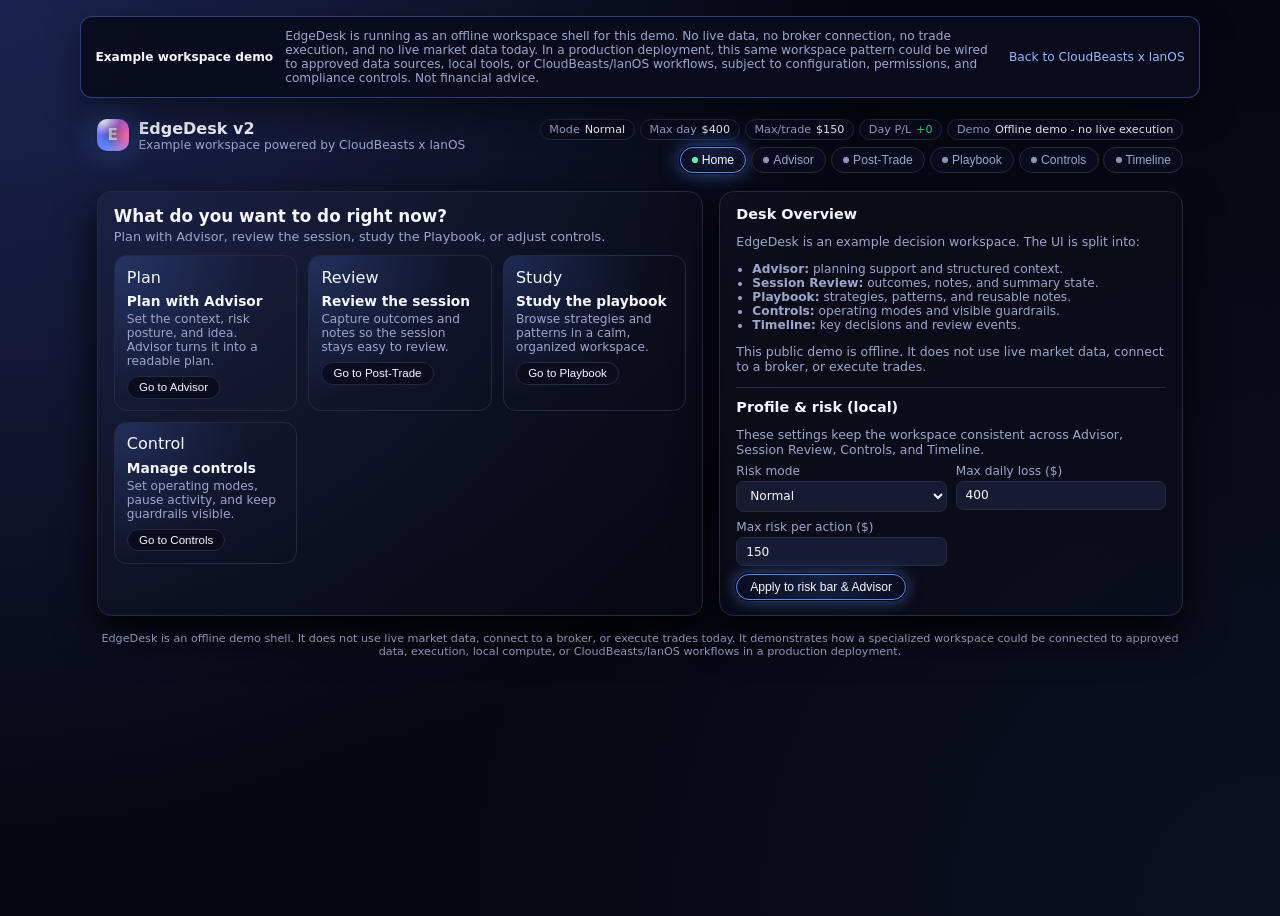
<file: edge.html>
﻿<!DOCTYPE html><html lang="en"><head><meta charset="UTF-8"><meta name="viewport" content="width=device-width, initial-scale=1"><title>EdgeDesk | 80 Labs</title><meta http-equiv="refresh" content="0; url=edge/"><link rel="canonical" href="edge/"><link rel="icon" href="data:,"></head><body><p><a href="edge/">Open EdgeDesk example.</a></p><script>window.location.replace("edge/");</script></body></html>
</file>
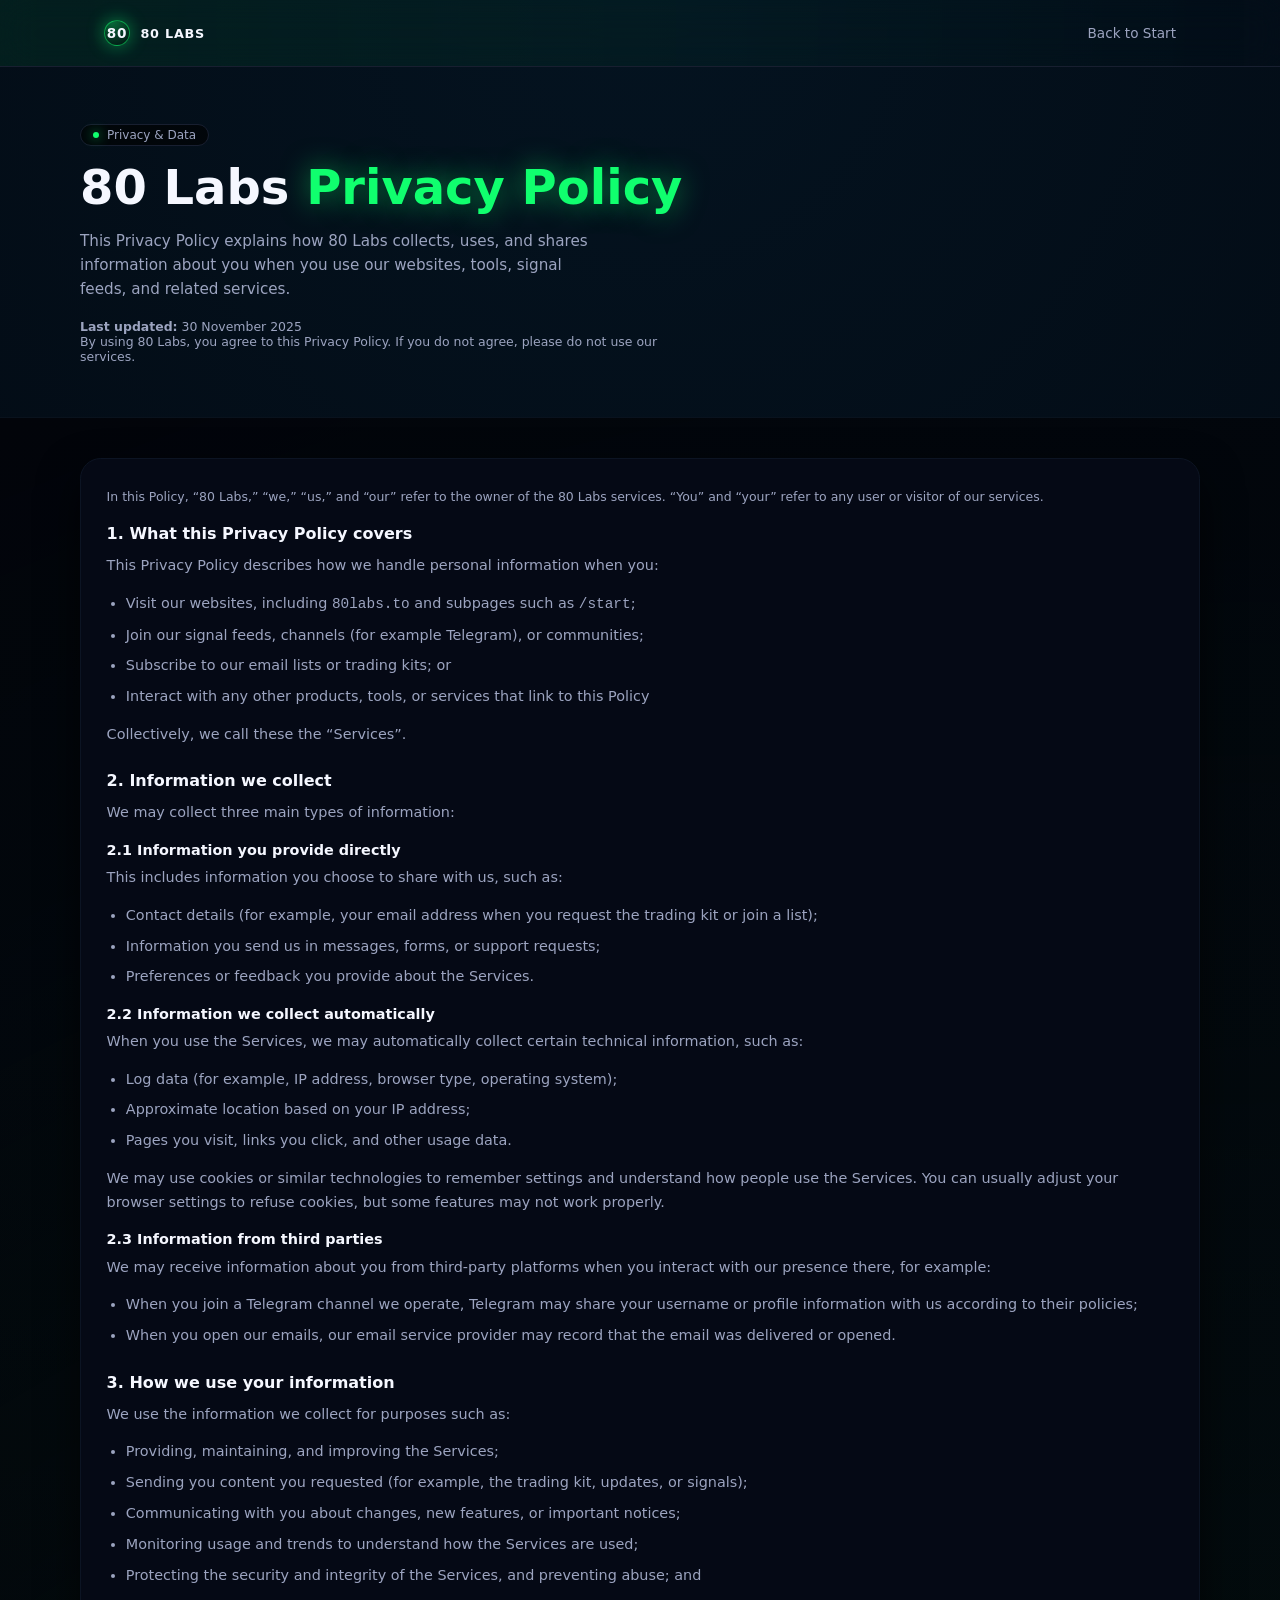
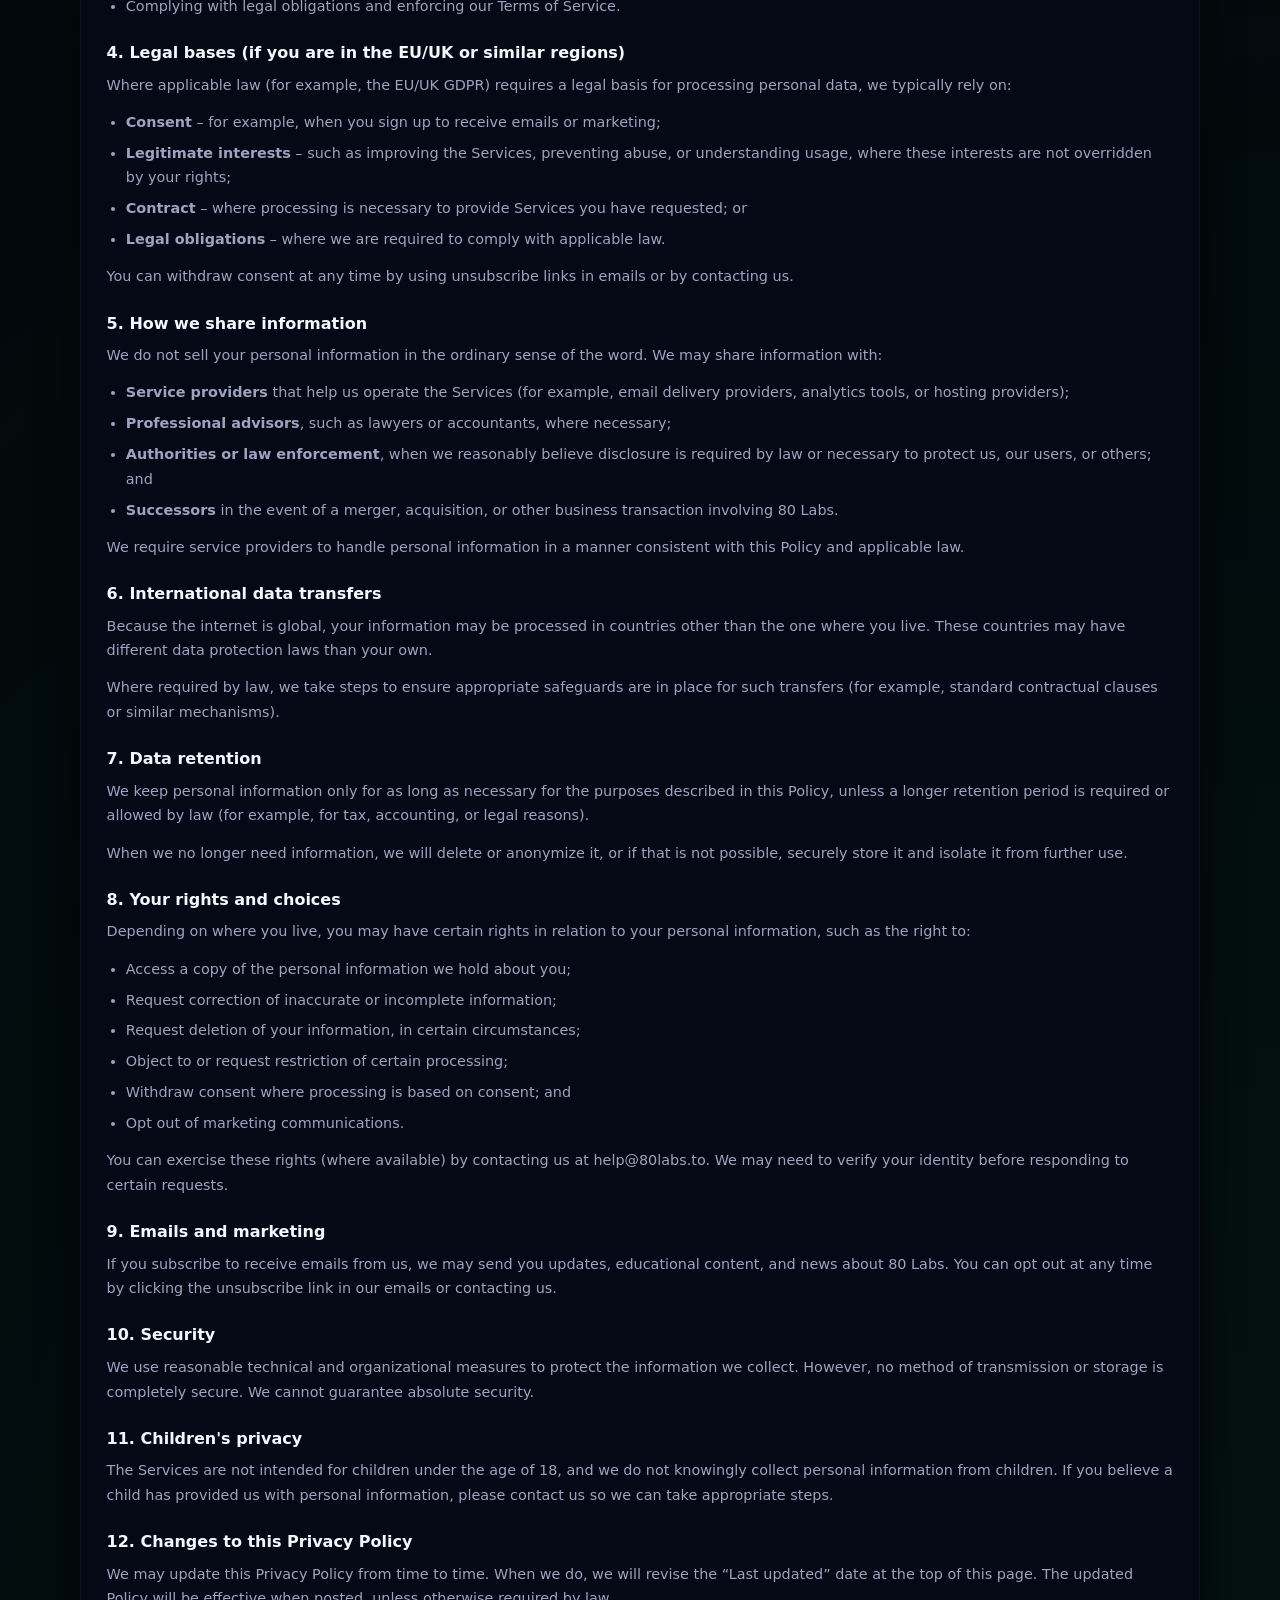
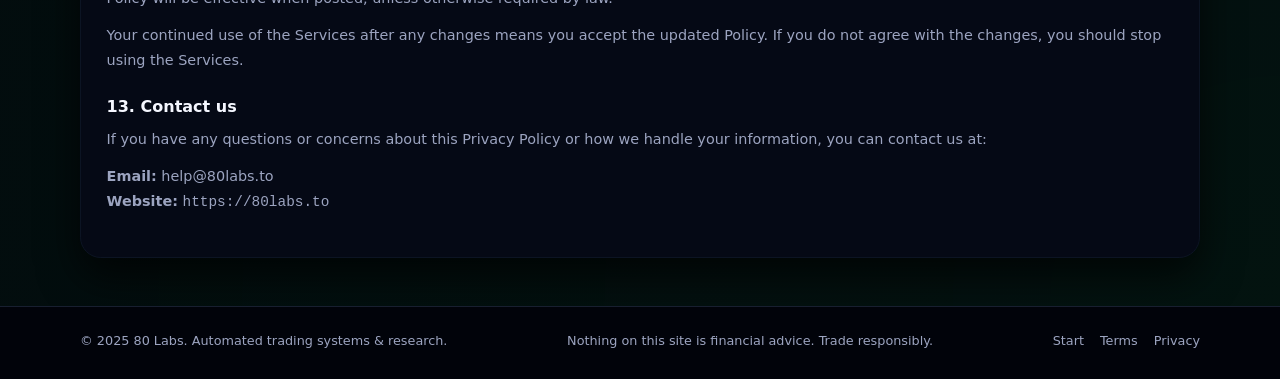
<file: privacy.html>
<!DOCTYPE html>
<html lang="en">
<head>
  <meta charset="UTF-8" />
  <title>80 Labs – Privacy Policy</title>
  <meta name="viewport" content="width=device-width, initial-scale=1" />
  <style>
    :root {
      --bg: #02040a;
      --bg-soft: #050915;
      --accent: #10ff6e;
      --accent-soft: rgba(16, 255, 110, 0.15);
      --text: #f5f7ff;
      --muted: #9ca4c0;
      --border: #181f30;
    }
    * { box-sizing: border-box; }
    body {
      margin: 0;
      font-family: system-ui, -apple-system, BlinkMacSystemFont, "SF Pro Text",
                   "Inter", "Segoe UI", sans-serif;
      background: radial-gradient(circle at top, #041320 0, var(--bg) 50%);
      color: var(--text);
      -webkit-font-smoothing: antialiased;
    }
    a { color: inherit; text-decoration: none; }
    .page {
      min-height: 100vh;
      display: flex;
      flex-direction: column;
    }
    header {
      border-bottom: 1px solid var(--border);
      background: linear-gradient(to right, rgba(16,255,110,0.07), transparent);
      position: sticky;
      top: 0;
      backdrop-filter: blur(18px);
      z-index: 20;
    }
    .container {
      max-width: 1120px;
      margin: 0 auto;
      padding: 1.25rem 1.5rem;
    }
    .nav-row {
      display: flex;
      align-items: center;
      justify-content: space-between;
      gap: 1.5rem;
    }
    .logo-mark {
      display: inline-flex;
      align-items: center;
      gap: .65rem;
      font-weight: 600;
      letter-spacing: .06em;
      text-transform: uppercase;
      font-size: .8rem;
    }
    .logo-icon {
      width: 26px;
      height: 26px;
      border-radius: 999px;
      border: 1px solid rgba(16,255,110,.5);
      display: flex;
      align-items: center;
      justify-content: center;
      background: radial-gradient(circle at 30% 0, rgba(16,255,110,.35), #021011);
      box-shadow: 0 0 18px rgba(16,255,110,.45);
      font-size: .85rem;
    }
    .nav-cta {
      display: flex;
      gap: .75rem;
      align-items: center;
      flex-wrap: wrap;
    }
    .nav-link {
      font-size: .85rem;
      color: var(--muted);
    }
    .btn {
      display: inline-flex;
      align-items: center;
      justify-content: center;
      gap: .4rem;
      padding: .6rem 1.1rem;
      border-radius: 999px;
      border: 1px solid transparent;
      font-size: .85rem;
      font-weight: 500;
      cursor: pointer;
      transition: all .18s ease-out;
      background: transparent;
      color: var(--text);
    }
    .btn-primary {
      background: linear-gradient(135deg, #10ff6e, #2bffb1);
      color: #02130c;
      box-shadow: 0 0 22px rgba(16,255,110,.45);
    }
    .btn-primary:hover {
      filter: brightness(1.05);
      transform: translateY(-1px);
      box-shadow: 0 0 26px rgba(16,255,110,.65);
    }
    .btn-ghost {
      border-color: var(--border);
      background: rgba(3,9,20,.8);
      color: var(--muted);
    }
    .btn-ghost:hover {
      border-color: rgba(16,255,110,.45);
      color: var(--text);
    }

    main { flex: 1; }

    .hero {
      padding: 3.5rem 1.5rem 2.5rem;
    }
    .hero-inner {
      max-width: 1120px;
      margin: 0 auto;
      display: grid;
      grid-template-columns: minmax(0, 1.7fr) minmax(0, 1.3fr);
      gap: 2.5rem;
      align-items: center;
    }
    @media (max-width: 880px) {
      .hero-inner {
        grid-template-columns: minmax(0,1fr);
      }
      .hero {
        padding-top: 2.5rem;
      }
    }
    .eyebrow {
      display: inline-flex;
      align-items: center;
      gap: .5rem;
      padding: .2rem .75rem;
      border-radius: 999px;
      border: 1px solid var(--border);
      background: rgba(0,0,0,.6);
      font-size: .75rem;
      color: var(--muted);
      margin-bottom: .9rem;
    }
    .eyebrow-dot {
      width: 6px;
      height: 6px;
      border-radius: 999px;
      background: var(--accent);
      box-shadow: 0 0 12px rgba(16,255,110,.85);
    }
    h1 {
      font-size: clamp(2.1rem, 2.5vw + 1.5rem, 3rem);
      line-height: 1.1;
      margin: 0 0 .9rem;
    }
    h1 span {
      color: var(--accent);
      text-shadow: 0 0 28px rgba(16,255,110,.5);
    }
    .hero-sub {
      max-width: 32rem;
      color: var(--muted);
      font-size: .95rem;
      line-height: 1.6;
      margin-bottom: 1.1rem;
    }
    .hero-meta {
      font-size: .78rem;
      color: var(--muted);
    }

    .hero-card {
      border-radius: 1.5rem;
      padding: 1.6rem 1.4rem;
      background:
        radial-gradient(circle at top, rgba(16,255,110,.16), transparent 55%),
        linear-gradient(145deg, rgba(4,12,26,1), rgba(1,6,16,1));
      border: 1px solid var(--border);
      box-shadow:
        0 26px 60px rgba(0,0,0,.75),
        0 0 0 1px rgba(16,255,110,.04);
      font-size: .82rem;
      color: var(--muted);
    }
    .hero-card h2 {
      font-size: .95rem;
      margin: 0 0 .5rem;
      letter-spacing: .14em;
      text-transform: uppercase;
      color: var(--muted);
    }
    .hero-card p {
      margin: 0 0 .5rem;
      line-height: 1.6;
    }
    .muted-small {
      font-size: .78rem;
      color: var(--muted);
    }

    .section {
      padding: 2.5rem 1.5rem 3rem;
      border-top: 1px solid rgba(10,18,30,.9);
      background: radial-gradient(circle at top left, rgba(16,255,110,.07), transparent 60%);
    }
    .section-alt {
      background: radial-gradient(circle at bottom right, rgba(16,255,110,.06), #02040a);
    }
    .section-inner {
      max-width: 1120px;
      margin: 0 auto;
    }

    .policy-card {
      border-radius: 1.3rem;
      padding: 1.7rem 1.6rem 1.9rem;
      background-color: var(--bg-soft);
      border: 1px solid rgba(12,20,35,1);
      box-shadow: 0 18px 40px rgba(0,0,0,.7);
      font-size: .9rem;
      line-height: 1.7;
      color: var(--muted);
    }
    .policy-card h2 {
      font-size: 1rem;
      margin: 1.3rem 0 .4rem;
      color: var(--text);
    }
    .policy-card h2:first-of-type {
      margin-top: 0;
    }
    .policy-card p {
      margin: 0 0 .8rem;
    }
    .policy-card ul {
      margin: 0 0 .8rem 1.2rem;
      padding: 0;
    }
    .policy-card li {
      margin-bottom: .4rem;
    }

    footer {
      border-top: 1px solid var(--border);
      padding: 1.6rem 1.5rem 2.1rem;
      background: #01030a;
      font-size: .8rem;
      color: var(--muted);
    }
    .footer-inner {
      max-width: 1120px;
      margin: 0 auto;
      display: flex;
      justify-content: space-between;
      gap: 1.5rem;
      flex-wrap: wrap;
      align-items: center;
    }
    .footer-links {
      display: flex;
      gap: 1rem;
      flex-wrap: wrap;
    }
  </style>
</head>
<body>
<div class="page">
  <header>
    <div class="container nav-row">
      <div class="logo-mark">
        <div class="logo-icon">80</div>
        <span>80 Labs</span>
      </div>
      <div class="nav-cta">
        <a href="/start" class="nav-link">Back to Start</a>
      </div>
    </div>
  </header>

  <main>
    <section class="hero">
      <div class="hero-inner">
        <div>
          <div class="eyebrow">
            <span class="eyebrow-dot"></span>
            Privacy &amp; Data
          </div>
          <h1>
            80 Labs <span>Privacy Policy</span>
          </h1>
          <p class="hero-sub">
            This Privacy Policy explains how 80 Labs collects, uses, and shares
            information about you when you use our websites, tools, signal feeds,
            and related services.
          </p>
          <p class="hero-meta">
            <strong>Last updated:</strong> 30 November 2025<br />
            By using 80 Labs, you agree to this Privacy Policy. If you do not
            agree, please do not use our services.
          </p>
        </div>

        
          </p>
        </aside>
      </div>
    </section>

    <section class="section section-alt">
      <div class="section-inner">
        <article class="policy-card">
          <p class="muted-small">
            In this Policy, &ldquo;80 Labs,&rdquo; &ldquo;we,&rdquo; &ldquo;us,&rdquo;
            and &ldquo;our&rdquo; refer to the owner of the 80 Labs services.
            &ldquo;You&rdquo; and &ldquo;your&rdquo; refer to any user or visitor
            of our services.
          </p>

          <h2>1. What this Privacy Policy covers</h2>
          <p>
            This Privacy Policy describes how we handle personal information when you:
          </p>
          <ul>
            <li>Visit our websites, including <code>80labs.to</code> and subpages such as <code>/start</code>;</li>
            <li>Join our signal feeds, channels (for example Telegram), or communities;</li>
            <li>Subscribe to our email lists or trading kits; or</li>
            <li>Interact with any other products, tools, or services that link to this Policy</li>
          </ul>
          <p>
            Collectively, we call these the &ldquo;Services&rdquo;.
          </p>

          <h2>2. Information we collect</h2>
          <p>We may collect three main types of information:</p>

          <h3 style="font-size:.9rem; margin: .4rem 0 .2rem; color: var(--text);">
            2.1 Information you provide directly
          </h3>
          <p>
            This includes information you choose to share with us, such as:
          </p>
          <ul>
            <li>Contact details (for example, your email address when you request the trading kit or join a list);</li>
            <li>Information you send us in messages, forms, or support requests;</li>
            <li>Preferences or feedback you provide about the Services.</li>
          </ul>

          <h3 style="font-size:.9rem; margin: .4rem 0 .2rem; color: var(--text);">
            2.2 Information we collect automatically
          </h3>
          <p>
            When you use the Services, we may automatically collect certain
            technical information, such as:
          </p>
          <ul>
            <li>Log data (for example, IP address, browser type, operating system);</li>
            <li>Approximate location based on your IP address;</li>
            <li>Pages you visit, links you click, and other usage data.</li>
          </ul>
          <p>
            We may use cookies or similar technologies to remember settings and
            understand how people use the Services. You can usually adjust your
            browser settings to refuse cookies, but some features may not work properly.
          </p>

          <h3 style="font-size:.9rem; margin: .4rem 0 .2rem; color: var(--text);">
            2.3 Information from third parties
          </h3>
          <p>
            We may receive information about you from third‑party platforms when you
            interact with our presence there, for example:
          </p>
          <ul>
            <li>When you join a Telegram channel we operate, Telegram may share your username or profile information with us according to their policies;</li>
            <li>When you open our emails, our email service provider may record that the email was delivered or opened.</li>
          </ul>

          <h2>3. How we use your information</h2>
          <p>
            We use the information we collect for purposes such as:
          </p>
          <ul>
            <li>Providing, maintaining, and improving the Services;</li>
            <li>Sending you content you requested (for example, the trading kit, updates, or signals);</li>
            <li>Communicating with you about changes, new features, or important notices;</li>
            <li>Monitoring usage and trends to understand how the Services are used;</li>
            <li>Protecting the security and integrity of the Services, and preventing abuse; and</li>
            <li>Complying with legal obligations and enforcing our Terms of Service.</li>
          </ul>

          <h2>4. Legal bases (if you are in the EU/UK or similar regions)</h2>
          <p>
            Where applicable law (for example, the EU/UK GDPR) requires a legal basis
            for processing personal data, we typically rely on:
          </p>
          <ul>
            <li><strong>Consent</strong> – for example, when you sign up to receive emails or marketing;</li>
            <li><strong>Legitimate interests</strong> – such as improving the Services, preventing abuse, or understanding usage, where these interests are not overridden by your rights;</li>
            <li><strong>Contract</strong> – where processing is necessary to provide Services you have requested; or</li>
            <li><strong>Legal obligations</strong> – where we are required to comply with applicable law.</li>
          </ul>
          <p>
            You can withdraw consent at any time by using unsubscribe links in
            emails or by contacting us.
          </p>

          <h2>5. How we share information</h2>
          <p>
            We do not sell your personal information in the ordinary sense of the
            word. We may share information with:
          </p>
          <ul>
            <li><strong>Service providers</strong> that help us operate the Services (for example, email delivery providers, analytics tools, or hosting providers);</li>
            <li><strong>Professional advisors</strong>, such as lawyers or accountants, where necessary;</li>
            <li><strong>Authorities or law enforcement</strong>, when we reasonably believe disclosure is required by law or necessary to protect us, our users, or others; and</li>
            <li><strong>Successors</strong> in the event of a merger, acquisition, or other business transaction involving 80 Labs.</li>
          </ul>
          <p>
            We require service providers to handle personal information in a manner
            consistent with this Policy and applicable law.
          </p>

          <h2>6. International data transfers</h2>
          <p>
            Because the internet is global, your information may be processed in
            countries other than the one where you live. These countries may have
            different data protection laws than your own.
          </p>
          <p>
            Where required by law, we take steps to ensure appropriate safeguards
            are in place for such transfers (for example, standard contractual
            clauses or similar mechanisms).
          </p>

          <h2>7. Data retention</h2>
          <p>
            We keep personal information only for as long as necessary for the
            purposes described in this Policy, unless a longer retention period is
            required or allowed by law (for example, for tax, accounting, or legal
            reasons).
          </p>
          <p>
            When we no longer need information, we will delete or anonymize it, or
            if that is not possible, securely store it and isolate it from further use.
          </p>

          <h2>8. Your rights and choices</h2>
          <p>
            Depending on where you live, you may have certain rights in relation to
            your personal information, such as the right to:
          </p>
          <ul>
            <li>Access a copy of the personal information we hold about you;</li>
            <li>Request correction of inaccurate or incomplete information;</li>
            <li>Request deletion of your information, in certain circumstances;</li>
            <li>Object to or request restriction of certain processing;</li>
            <li>Withdraw consent where processing is based on consent; and</li>
            <li>Opt out of marketing communications.</li>
          </ul>
          <p>
            You can exercise these rights (where available) by contacting us at
            <a href="mailto:help@80labs.to">help@80labs.to</a>. We may need
            to verify your identity before responding to certain requests.
          </p>

          <h2>9. Emails and marketing</h2>
          <p>
            If you subscribe to receive emails from us, we may send you updates,
            educational content, and news about 80 Labs. You can opt out at any
            time by clicking the unsubscribe link in our emails or contacting us.
          </p>

          <h2>10. Security</h2>
          <p>
            We use reasonable technical and organizational measures to protect
            the information we collect. However, no method of transmission or
            storage is completely secure. We cannot guarantee absolute security.
          </p>

          <h2>11. Children&apos;s privacy</h2>
          <p>
            The Services are not intended for children under the age of 18, and
            we do not knowingly collect personal information from children. If
            you believe a child has provided us with personal information,
            please contact us so we can take appropriate steps.
          </p>

          <h2>12. Changes to this Privacy Policy</h2>
          <p>
            We may update this Privacy Policy from time to time. When we do, we
            will revise the &ldquo;Last updated&rdquo; date at the top of this
            page. The updated Policy will be effective when posted, unless
            otherwise required by law.
          </p>
          <p>
            Your continued use of the Services after any changes means you accept
            the updated Policy. If you do not agree with the changes, you should
            stop using the Services.
          </p>

          <h2>13. Contact us</h2>
          <p>
            If you have any questions or concerns about this Privacy Policy or
            how we handle your information, you can contact us at:
          </p>
          <p>
            <strong>Email:</strong> <a href="mailto:hello@80labs.to">help@80labs.to</a><br />
            <strong>Website:</strong> <code>https://80labs.to</code>
          </p>
        </article>
      </div>
    </section>
  </main>

  <footer>
    <div class="footer-inner">
      <span>© 2025 80 Labs. Automated trading systems &amp; research.</span>
       <span>Nothing on this site is financial advice. Trade responsibly.</span>
      <div class="footer-links">
        <a href="/start">Start</a>
        <a href="/terms.html">Terms</a>
        <a href="/privacy.html">Privacy</a>
      </div>
    </div>
  </footer>
</div>
</body>
</html>
</file>
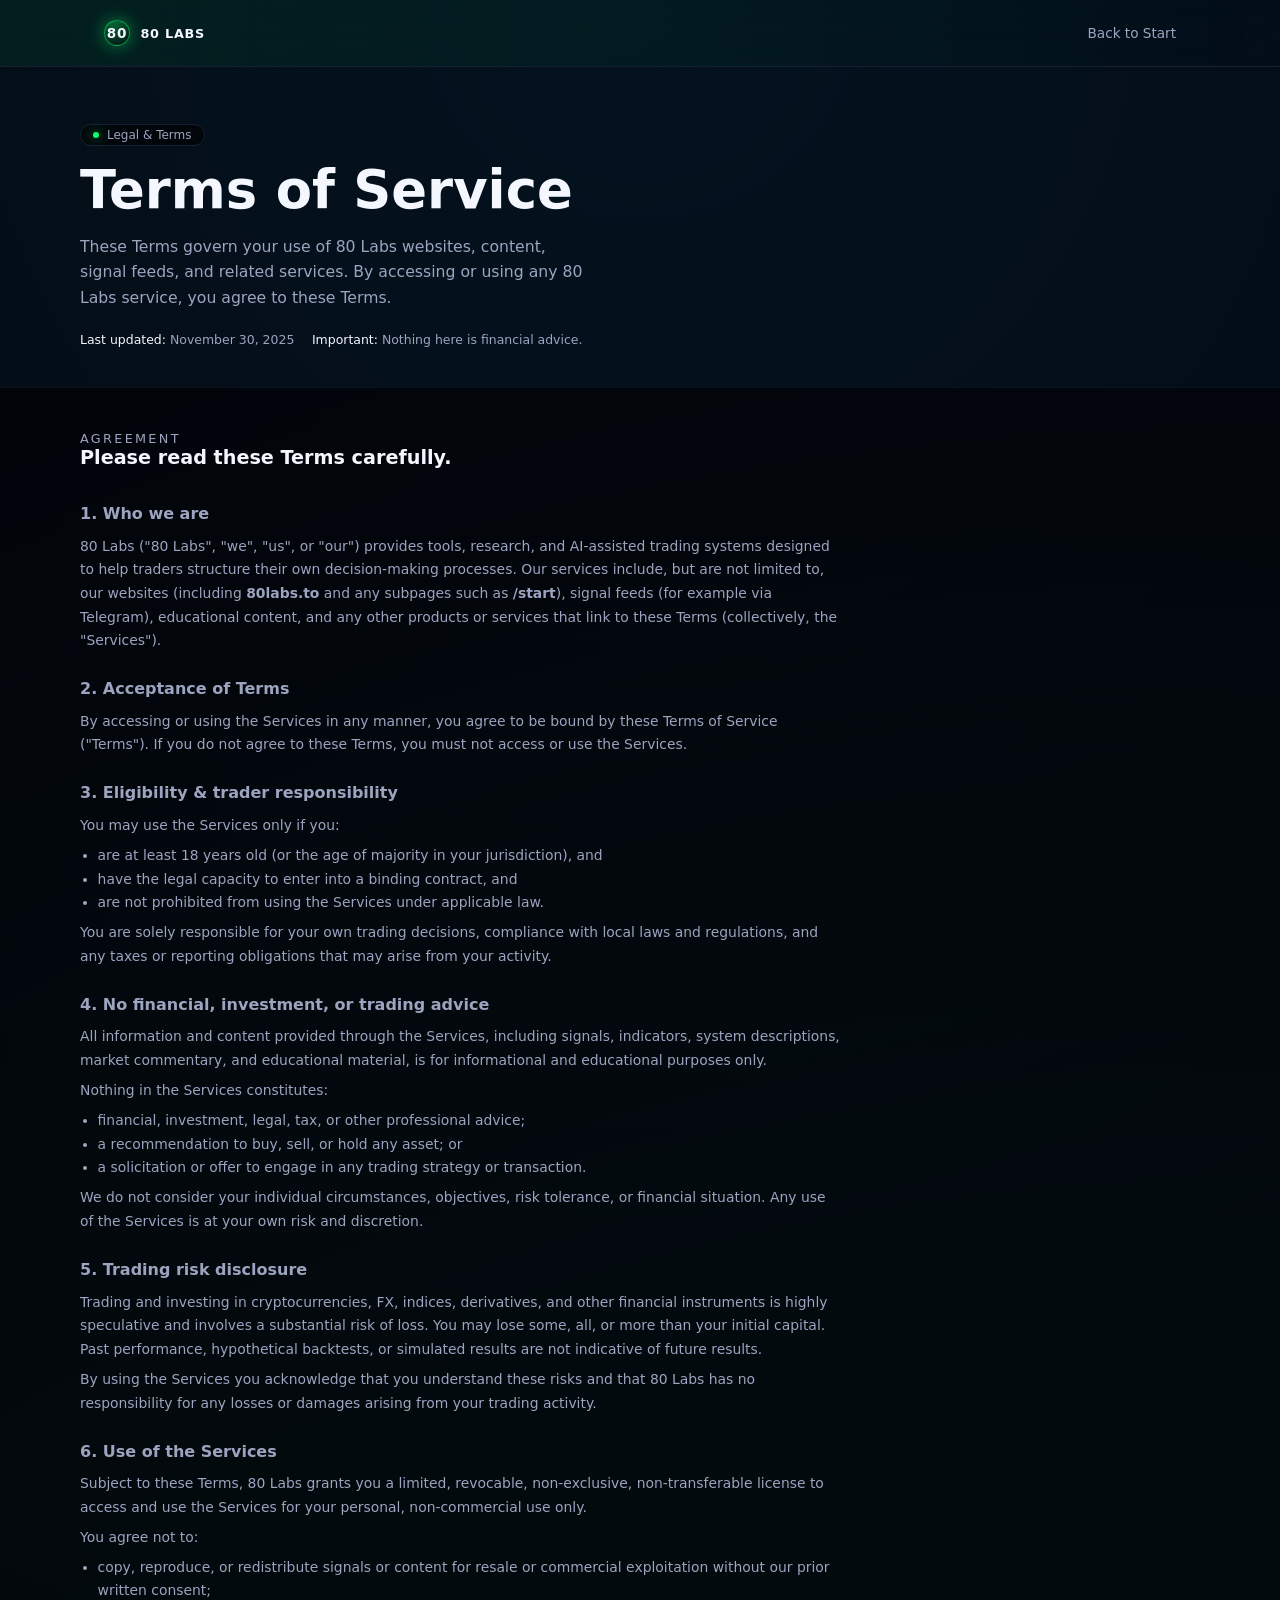
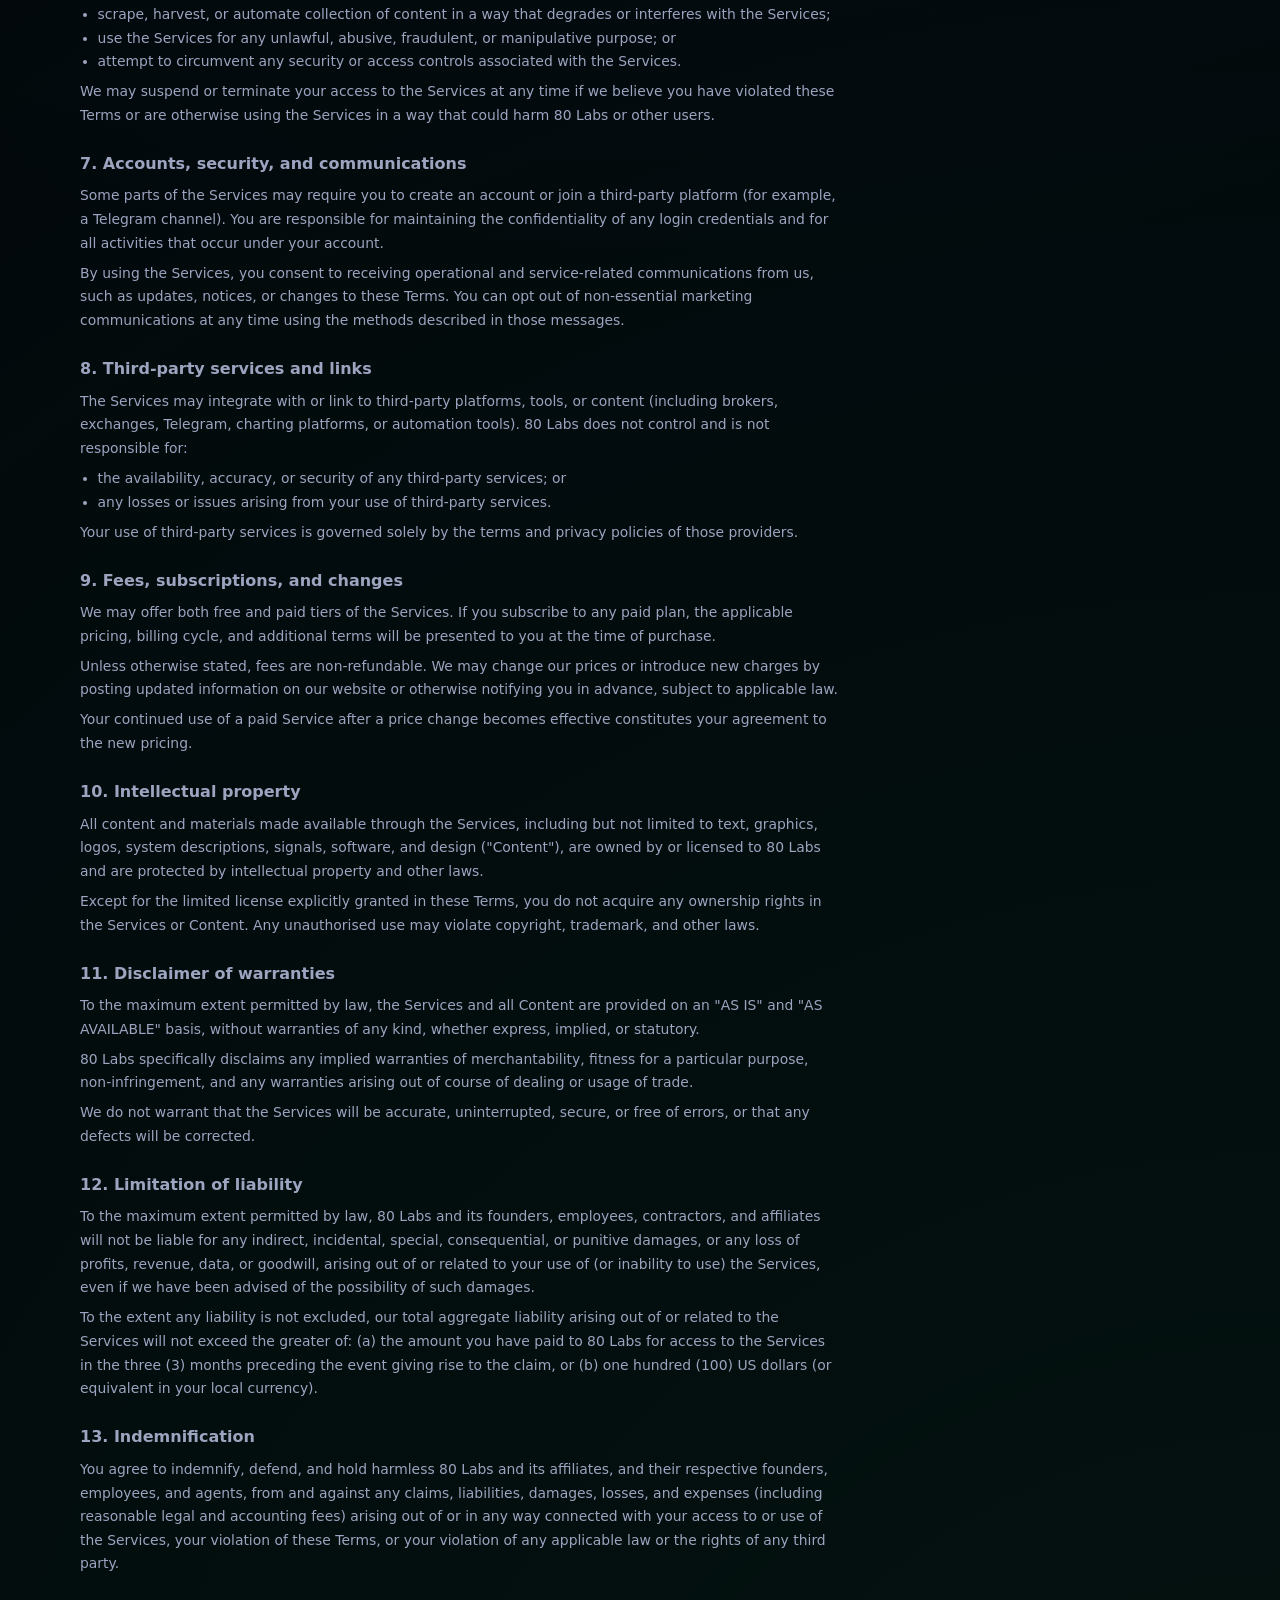
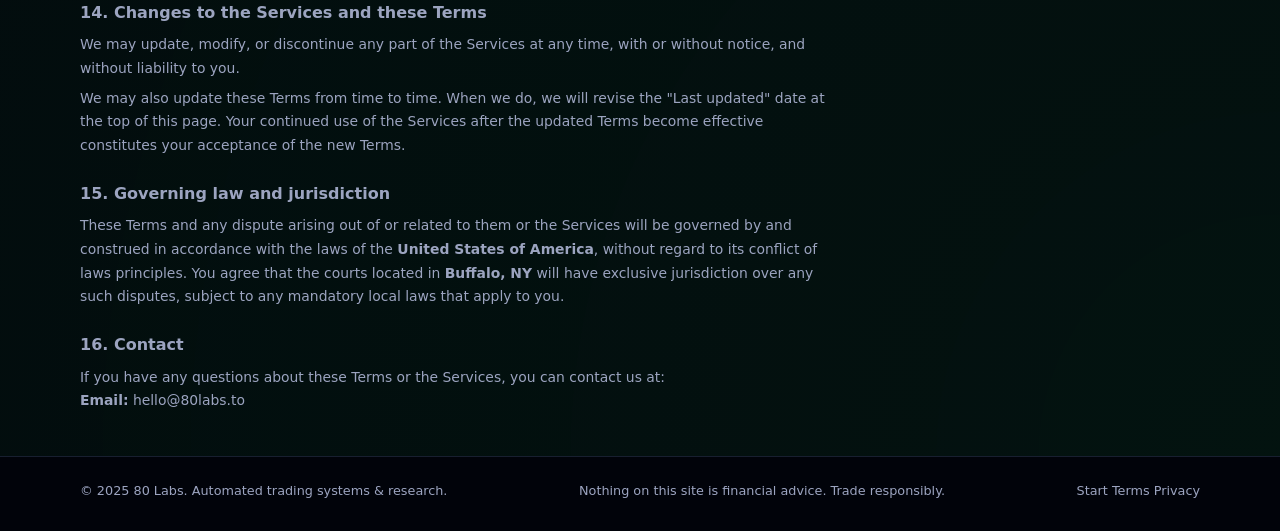
<file: terms.html>
<!DOCTYPE html>
<html lang="en">
<head>
  <meta charset="UTF-8" />
  <title>80 Labs – Terms of Service</title>
  <meta name="viewport" content="width=device-width, initial-scale=1" />
  <style>
    :root {
      --bg: #02040a;
      --bg-soft: #050915;
      --accent: #10ff6e;
      --accent-soft: rgba(16, 255, 110, 0.15);
      --text: #f5f7ff;
      --muted: #9ca4c0;
      --border: #181f30;
    }
    * { box-sizing: border-box; }
    body {
      margin: 0;
      font-family: system-ui, -apple-system, BlinkMacSystemFont, "SF Pro Text",
                   "Inter", "Segoe UI", sans-serif;
      background: radial-gradient(circle at top, #041320 0, var(--bg) 50%);
      color: var(--text);
      -webkit-font-smoothing: antialiased;
    }
    a { color: inherit; text-decoration: none; }
    .page {
      min-height: 100vh;
      display: flex;
      flex-direction: column;
    }
    header {
      border-bottom: 1px solid var(--border);
      background: linear-gradient(to right, rgba(16,255,110,0.07), transparent);
      position: sticky;
      top: 0;
      backdrop-filter: blur(18px);
      z-index: 20;
    }
    .container {
      max-width: 1120px;
      margin: 0 auto;
      padding: 1.25rem 1.5rem;
    }
    .nav-row {
      display: flex;
      align-items: center;
      justify-content: space-between;
      gap: 1.5rem;
    }
    .logo-mark {
      display: inline-flex;
      align-items: center;
      gap: .65rem;
      font-weight: 600;
      letter-spacing: .06em;
      text-transform: uppercase;
      font-size: .8rem;
    }
    .logo-icon {
      width: 26px;
      height: 26px;
      border-radius: 999px;
      border: 1px solid rgba(16,255,110,.5);
      display: flex;
      align-items: center;
      justify-content: center;
      background: radial-gradient(circle at 30% 0, rgba(16,255,110,.35), #021011);
      box-shadow: 0 0 18px rgba(16,255,110,.45);
      font-size: .85rem;
    }
    .nav-cta {
      display: flex;
      gap: .75rem;
      align-items: center;
    }
    .nav-link {
      font-size: .85rem;
      color: var(--muted);
    }
    .btn {
      display: inline-flex;
      align-items: center;
      justify-content: center;
      gap: .4rem;
      padding: .6rem 1.1rem;
      border-radius: 999px;
      border: 1px solid transparent;
      font-size: .85rem;
      font-weight: 500;
      cursor: pointer;
      transition: all .18s ease-out;
      background: transparent;
      color: var(--text);
    }
    .btn-primary {
      background: linear-gradient(135deg, #10ff6e, #2bffb1);
      color: #02130c;
      box-shadow: 0 0 22px rgba(16,255,110,.45);
    }
    .btn-primary:hover {
      filter: brightness(1.05);
      transform: translateY(-1px);
      box-shadow: 0 0 26px rgba(16,255,110,.65);
    }
    .btn-ghost {
      border-color: var(--border);
      background: rgba(3,9,20,.8);
      color: var(--muted);
    }
    .btn-ghost:hover {
      border-color: rgba(16,255,110,.45);
      color: var(--text);
    }

    main { flex: 1; }

    .hero {
      padding: 3.5rem 1.5rem 2.5rem;
    }
    .hero-grid {
      max-width: 1120px;
      margin: 0 auto;
      display: grid;
      grid-template-columns: minmax(0, 3fr) minmax(0, 2.3fr);
      gap: 3rem;
      align-items: center;
    }
    @media (max-width: 880px) {
      .hero-grid {
        grid-template-columns: minmax(0,1fr);
      }
      .hero {
        padding-top: 2.5rem;
      }
    }
    .eyebrow {
      display: inline-flex;
      align-items: center;
      gap: .5rem;
      padding: .2rem .75rem;
      border-radius: 999px;
      border: 1px solid var(--border);
      background: rgba(0,0,0,.6);
      font-size: .75rem;
      color: var(--muted);
      margin-bottom: .9rem;
    }
    .eyebrow-dot {
      width: 6px;
      height: 6px;
      border-radius: 999px;
      background: var(--accent);
      box-shadow: 0 0 12px rgba(16,255,110,.85);
    }
    h1 {
      font-size: clamp(2.4rem, 3.1vw + 1.6rem, 3.3rem);
      line-height: 1.1;
      margin: 0 0 .9rem;
    }
    h1 span {
      color: var(--accent);
      text-shadow: 0 0 28px rgba(16,255,110,.5);
    }
    .hero-sub {
      max-width: 32rem;
      color: var(--muted);
      font-size: .98rem;
      line-height: 1.6;
      margin-bottom: 1.4rem;
    }
    .hero-meta {
      display: flex;
      flex-wrap: wrap;
      gap: 1.1rem;
      font-size: .78rem;
      color: var(--muted);
    }
    .hero-meta strong {
      color: var(--text);
      font-weight: 500;
    }

    .section {
      padding: 2.7rem 1.5rem;
      border-top: 1px solid rgba(10,18,30,.9);
      background: radial-gradient(circle at top left, rgba(16,255,110,.07), transparent 60%);
    }
    .section-alt {
      background: radial-gradient(circle at bottom right, rgba(16,255,110,.06), #02040a);
    }
    .section-inner {
      max-width: 1120px;
      margin: 0 auto;
    }
    .section-header {
      display: flex;
      justify-content: space-between;
      align-items: flex-end;
      gap: 1.5rem;
      margin-bottom: 1.6rem;
    }
    .section-title {
      font-size: 1.2rem;
      margin: 0 0 .35rem;
    }
    .section-kicker {
      font-size: .8rem;
      color: var(--muted);
      letter-spacing: .18em;
      text-transform: uppercase;
    }
    .section-desc {
      font-size: .86rem;
      color: var(--muted);
      max-width: 26rem;
    }
    @media (max-width: 720px) {
      .section-header {
        flex-direction: column;
        align-items: flex-start;
      }
    }

    footer {
      border-top: 1px solid var(--border);
      padding: 1.6rem 1.5rem 2.1rem;
      background: #01030a;
      font-size: .8rem;
      color: var(--muted);
    }
    .footer-inner {
      max-width: 1120px;
      margin: 0 auto;
      display: flex;
      justify-content: space-between;
      gap: 1.5rem;
      flex-wrap: wrap;
      align-items: center;
    }
  </style>
</head>
<body>
<div class="page">
  <header>
    <div class="container nav-row">
      <div class="logo-mark">
        <div class="logo-icon">80</div>
        <span>80 Labs</span>
      </div>
      <div class="nav-cta">
        <!-- Update these links to whatever routes you use -->
        <a href="/start" class="nav-link">Back to Start</a>
      </div>
    </div>
  </header>

  <main>
    <section class="hero">
      <div class="hero-grid">
        <div>
          <div class="eyebrow">
            <span class="eyebrow-dot"></span>
            Legal &amp; Terms
          </div>
          <h1>Terms of Service</h1>
          <p class="hero-sub">
            These Terms govern your use of 80 Labs websites, content, signal feeds,
            and related services. By accessing or using any 80 Labs service, you agree
            to these Terms.
          </p>
          <div class="hero-meta">
            <span><strong>Last updated:</strong> November 30, 2025</span>
            <span><strong>Important:</strong> Nothing here is financial advice.</span>
          </div>
        </div>
      </div>
    </section>

    <section class="section section-alt">
      <div class="section-inner">
        <div class="section-header">
          <div>
            <div class="section-kicker">Agreement</div>
            <h2 class="section-title">Please read these Terms carefully.</h2>
          </div>
          <p class="section-desc">
            
          </p>
        </div>

        <div style="
          max-width: 760px;
          font-size: .87rem;
          line-height: 1.7;
          color: var(--muted);
          display: flex;
          flex-direction: column;
          gap: 1.4rem;
        ">

          <div>
            <h2 style="font-size: 1rem; margin: 0 0 .45rem;">1. Who we are</h2>
            <p style="margin: 0;">
              80 Labs (&quot;80 Labs&quot;, &quot;we&quot;, &quot;us&quot;, or &quot;our&quot;)
              provides tools, research, and AI‑assisted trading systems designed to help
              traders structure their own decision‑making processes. Our services include,
              but are not limited to, our websites (including <strong>80labs.to</strong>
              and any subpages such as <strong>/start</strong>), signal feeds (for example
              via Telegram), educational content, and any other products or services that
              link to these Terms (collectively, the &quot;Services&quot;).
            </p>
          </div>

          <div>
            <h2 style="font-size: 1rem; margin: 0 0 .45rem;">2. Acceptance of Terms</h2>
            <p style="margin: 0;">
              By accessing or using the Services in any manner, you agree to be bound by
              these Terms of Service (&quot;Terms&quot;). If you do not agree to these
              Terms, you must not access or use the Services.
            </p>
          </div>

          <div>
            <h2 style="font-size: 1rem; margin: 0 0 .45rem;">3. Eligibility &amp; trader responsibility</h2>
            <p style="margin: 0 0 .4rem;">
              You may use the Services only if you:
            </p>
            <ul style="margin: 0 0 .4rem 1.1rem; padding: 0; list-style: disc;">
              <li>are at least 18 years old (or the age of majority in your jurisdiction), and</li>
              <li>have the legal capacity to enter into a binding contract, and</li>
              <li>are not prohibited from using the Services under applicable law.</li>
            </ul>
            <p style="margin: 0;">
              You are solely responsible for your own trading decisions, compliance with
              local laws and regulations, and any taxes or reporting obligations that may
              arise from your activity.
            </p>
          </div>

          <div>
            <h2 style="font-size: 1rem; margin: 0 0 .45rem;">4. No financial, investment, or trading advice</h2>
            <p style="margin: 0 0 .4rem;">
              All information and content provided through the Services, including
              signals, indicators, system descriptions, market commentary, and educational
              material, is for informational and educational purposes only.
            </p>
            <p style="margin: 0 0 .4rem;">
              Nothing in the Services constitutes:
            </p>
            <ul style="margin: 0 0 .4rem 1.1rem; padding: 0; list-style: disc;">
              <li>financial, investment, legal, tax, or other professional advice;</li>
              <li>a recommendation to buy, sell, or hold any asset; or</li>
              <li>a solicitation or offer to engage in any trading strategy or transaction.</li>
            </ul>
            <p style="margin: 0;">
              We do not consider your individual circumstances, objectives, risk tolerance,
              or financial situation. Any use of the Services is at your own risk and
              discretion.
            </p>
          </div>

          <div>
            <h2 style="font-size: 1rem; margin: 0 0 .45rem;">5. Trading risk disclosure</h2>
            <p style="margin: 0 0 .4rem;">
              Trading and investing in cryptocurrencies, FX, indices, derivatives, and
              other financial instruments is highly speculative and involves a substantial
              risk of loss. You may lose some, all, or more than your initial capital.
              Past performance, hypothetical backtests, or simulated results are not
              indicative of future results.
            </p>
            <p style="margin: 0;">
              By using the Services you acknowledge that you understand these risks and
              that 80 Labs has no responsibility for any losses or damages arising from
              your trading activity.
            </p>
          </div>

          <div>
            <h2 style="font-size: 1rem; margin: 0 0 .45rem;">6. Use of the Services</h2>
            <p style="margin: 0 0 .4rem;">
              Subject to these Terms, 80 Labs grants you a limited, revocable,
              non‑exclusive, non‑transferable license to access and use the Services for
              your personal, non‑commercial use only.
            </p>
            <p style="margin: 0 0 .4rem;">
              You agree not to:
            </p>
            <ul style="margin: 0 0 .4rem 1.1rem; padding: 0; list-style: disc;">
              <li>copy, reproduce, or redistribute signals or content for resale or
                  commercial exploitation without our prior written consent;</li>
              <li>scrape, harvest, or automate collection of content in a way that
                  degrades or interferes with the Services;</li>
              <li>use the Services for any unlawful, abusive, fraudulent, or manipulative
                  purpose; or</li>
              <li>attempt to circumvent any security or access controls associated with
                  the Services.</li>
            </ul>
            <p style="margin: 0;">
              We may suspend or terminate your access to the Services at any time if we
              believe you have violated these Terms or are otherwise using the Services in
              a way that could harm 80 Labs or other users.
            </p>
          </div>

          <div>
            <h2 style="font-size: 1rem; margin: 0 0 .45rem;">7. Accounts, security, and communications</h2>
            <p style="margin: 0 0 .4rem;">
              Some parts of the Services may require you to create an account or join a
              third‑party platform (for example, a Telegram channel). You are responsible
              for maintaining the confidentiality of any login credentials and for all
              activities that occur under your account.
            </p>
            <p style="margin: 0;">
              By using the Services, you consent to receiving operational and
              service‑related communications from us, such as updates, notices, or
              changes to these Terms. You can opt out of non‑essential marketing
              communications at any time using the methods described in those messages.
            </p>
          </div>

          <div>
            <h2 style="font-size: 1rem; margin: 0 0 .45rem;">8. Third‑party services and links</h2>
            <p style="margin: 0 0 .4rem;">
              The Services may integrate with or link to third‑party platforms, tools, or
              content (including brokers, exchanges, Telegram, charting platforms, or
              automation tools). 80 Labs does not control and is not responsible for:
            </p>
            <ul style="margin: 0 0 .4rem 1.1rem; padding: 0; list-style: disc;">
              <li>the availability, accuracy, or security of any third‑party services; or</li>
              <li>any losses or issues arising from your use of third‑party services.</li>
            </ul>
            <p style="margin: 0;">
              Your use of third‑party services is governed solely by the terms and privacy
              policies of those providers.
            </p>
          </div>

          <div>
            <h2 style="font-size: 1rem; margin: 0 0 .45rem;">9. Fees, subscriptions, and changes</h2>
            <p style="margin: 0 0 .4rem;">
              We may offer both free and paid tiers of the Services. If you subscribe to
              any paid plan, the applicable pricing, billing cycle, and additional terms
              will be presented to you at the time of purchase.
            </p>
            <p style="margin: 0 0 .4rem;">
              Unless otherwise stated, fees are non‑refundable. We may change our prices
              or introduce new charges by posting updated information on our website or
              otherwise notifying you in advance, subject to applicable law.
            </p>
            <p style="margin: 0;">
              Your continued use of a paid Service after a price change becomes effective
              constitutes your agreement to the new pricing.
            </p>
          </div>

          <div>
            <h2 style="font-size: 1rem; margin: 0 0 .45rem;">10. Intellectual property</h2>
            <p style="margin: 0 0 .4rem;">
              All content and materials made available through the Services, including
              but not limited to text, graphics, logos, system descriptions, signals,
              software, and design (&quot;Content&quot;), are owned by or licensed to
              80 Labs and are protected by intellectual property and other laws.
            </p>
            <p style="margin: 0;">
              Except for the limited license explicitly granted in these Terms, you do
              not acquire any ownership rights in the Services or Content. Any unauthorised
              use may violate copyright, trademark, and other laws.
            </p>
          </div>

          <div>
            <h2 style="font-size: 1rem; margin: 0 0 .45rem;">11. Disclaimer of warranties</h2>
            <p style="margin: 0 0 .4rem;">
              To the maximum extent permitted by law, the Services and all Content are
              provided on an &quot;AS IS&quot; and &quot;AS AVAILABLE&quot; basis, without
              warranties of any kind, whether express, implied, or statutory.
            </p>
            <p style="margin: 0 0 .4rem;">
              80 Labs specifically disclaims any implied warranties of merchantability,
              fitness for a particular purpose, non‑infringement, and any warranties
              arising out of course of dealing or usage of trade.
            </p>
            <p style="margin: 0;">
              We do not warrant that the Services will be accurate, uninterrupted,
              secure, or free of errors, or that any defects will be corrected.
            </p>
          </div>

          <div>
            <h2 style="font-size: 1rem; margin: 0 0 .45rem;">12. Limitation of liability</h2>
            <p style="margin: 0 0 .4rem;">
              To the maximum extent permitted by law, 80 Labs and its founders,
              employees, contractors, and affiliates will not be liable for any
              indirect, incidental, special, consequential, or punitive damages, or any
              loss of profits, revenue, data, or goodwill, arising out of or related to
              your use of (or inability to use) the Services, even if we have been
              advised of the possibility of such damages.
            </p>
            <p style="margin: 0;">
              To the extent any liability is not excluded, our total aggregate liability
              arising out of or related to the Services will not exceed the greater of:
              (a) the amount you have paid to 80 Labs for access to the Services in the
              three (3) months preceding the event giving rise to the claim, or
              (b) one hundred (100) US dollars (or equivalent in your local currency).
            </p>
          </div>

          <div>
            <h2 style="font-size: 1rem; margin: 0 0 .45rem;">13. Indemnification</h2>
            <p style="margin: 0;">
              You agree to indemnify, defend, and hold harmless 80 Labs and its
              affiliates, and their respective founders, employees, and agents, from and
              against any claims, liabilities, damages, losses, and expenses (including
              reasonable legal and accounting fees) arising out of or in any way
              connected with your access to or use of the Services, your violation of
              these Terms, or your violation of any applicable law or the rights of any
              third party.
            </p>
          </div>

          <div>
            <h2 style="font-size: 1rem; margin: 0 0 .45rem;">14. Changes to the Services and these Terms</h2>
            <p style="margin: 0 0 .4rem;">
              We may update, modify, or discontinue any part of the Services at any time,
              with or without notice, and without liability to you.
            </p>
            <p style="margin: 0;">
              We may also update these Terms from time to time. When we do, we will
              revise the &quot;Last updated&quot; date at the top of this page. Your
              continued use of the Services after the updated Terms become effective
              constitutes your acceptance of the new Terms.
            </p>
          </div>

          <div>
            <h2 style="font-size: 1rem; margin: 0 0 .45rem;">15. Governing law and jurisdiction</h2>
            <p style="margin: 0;">
              These Terms and any dispute arising out of or related to them or the
              Services will be governed by and construed in accordance with the laws of the
              <strong>United States of America</strong>, without regard to its
              conflict of laws principles. You agree that the courts located in
              <strong>Buffalo, NY</strong> will have exclusive
              jurisdiction over any such disputes, subject to any mandatory local laws
              that apply to you.
            </p>
          </div>

          <div>
            <h2 style="font-size: 1rem; margin: 0 0 .45rem;">16. Contact</h2>
            <p style="margin: 0;">
              If you have any questions about these Terms or the Services, you can
              contact us at:
              <br />
              <strong>Email:</strong> <a href="mailto:help@80labs.to">hello@80labs.to</a>
              <!-- Update this to your actual contact email -->
            </p>
          </div>

        </div>
      </div>
    </section>
  </main>

  <footer>
    <div class="footer-inner">
      <span>© 2025 80 Labs. Automated trading systems &amp; research.</span>
      <span>Nothing on this site is financial advice. Trade responsibly.</span>
      <div class="footer-links">
        <a href="/start">Start</a>
        <a href="/terms.html">Terms</a>
        <a href="/privacy.html">Privacy</a>
      </div>
    </div>
  </footer>
</div>
</body>
</html>
</file>
